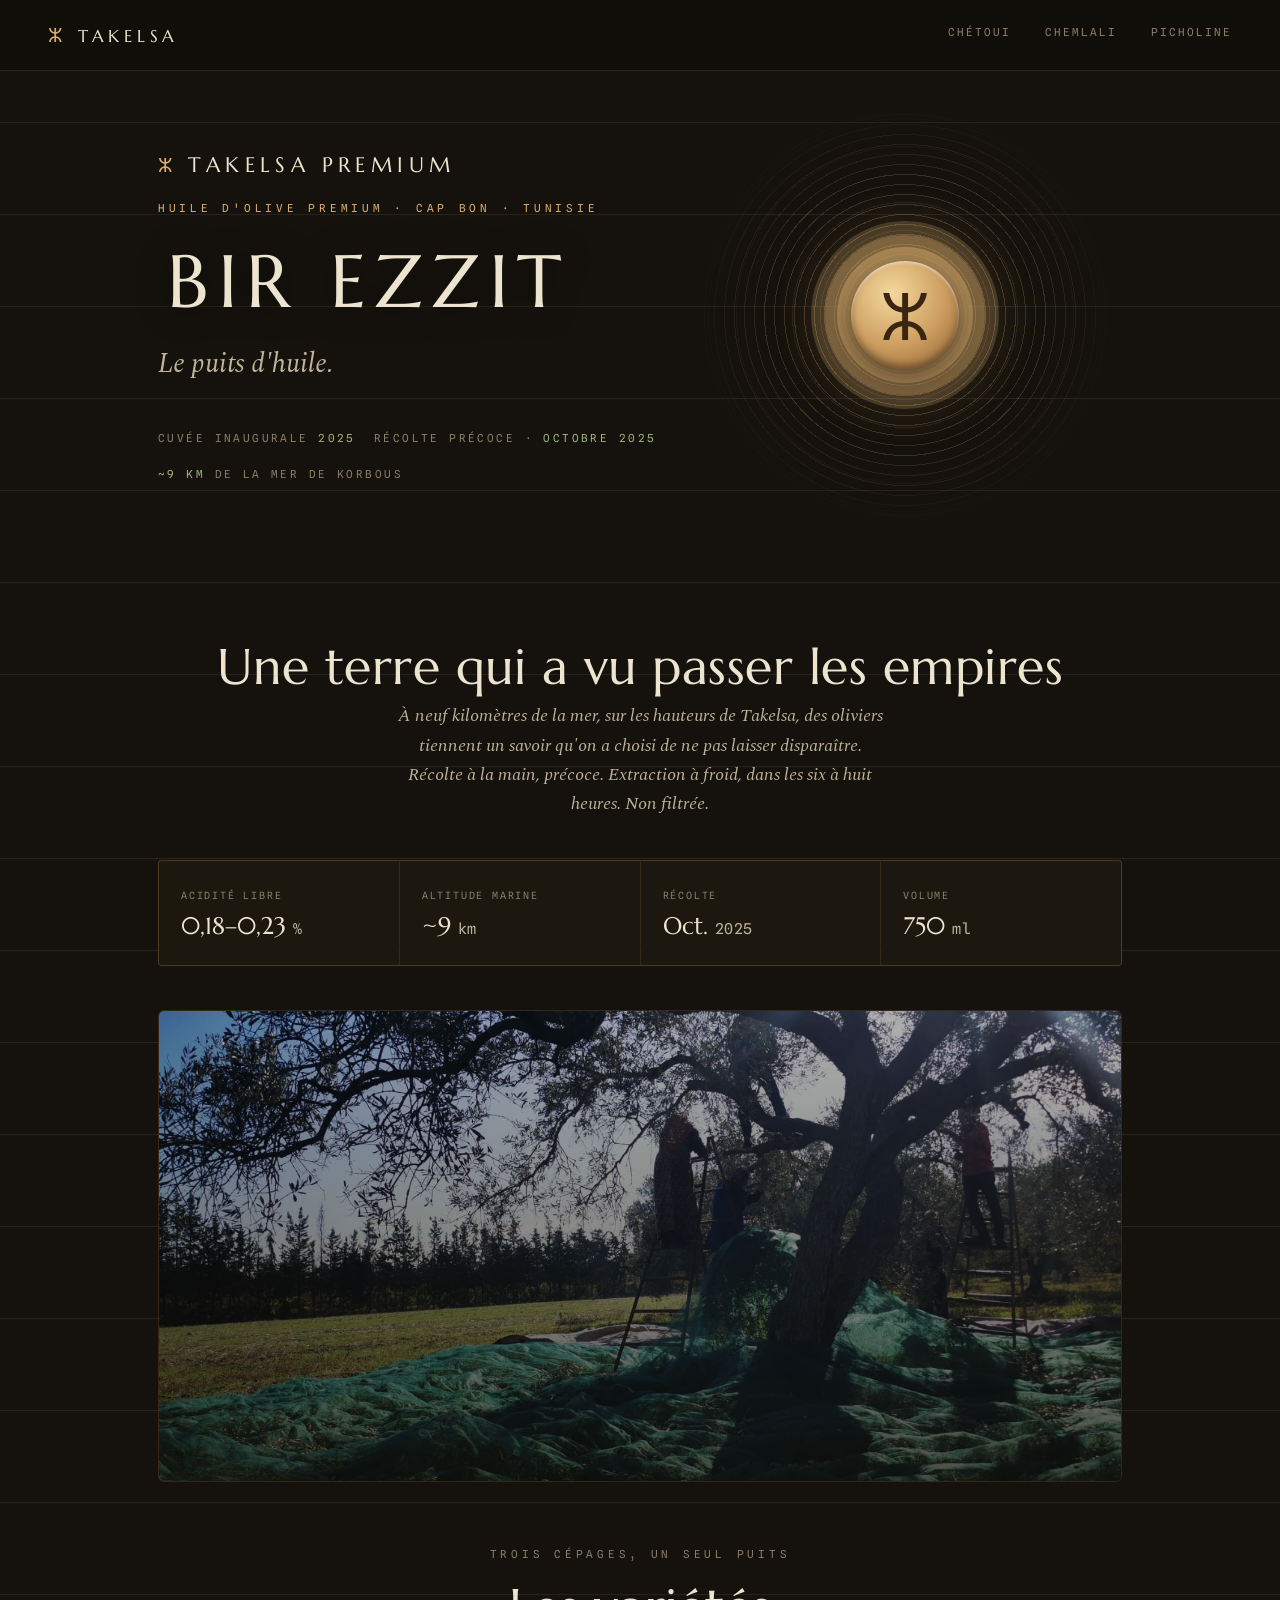
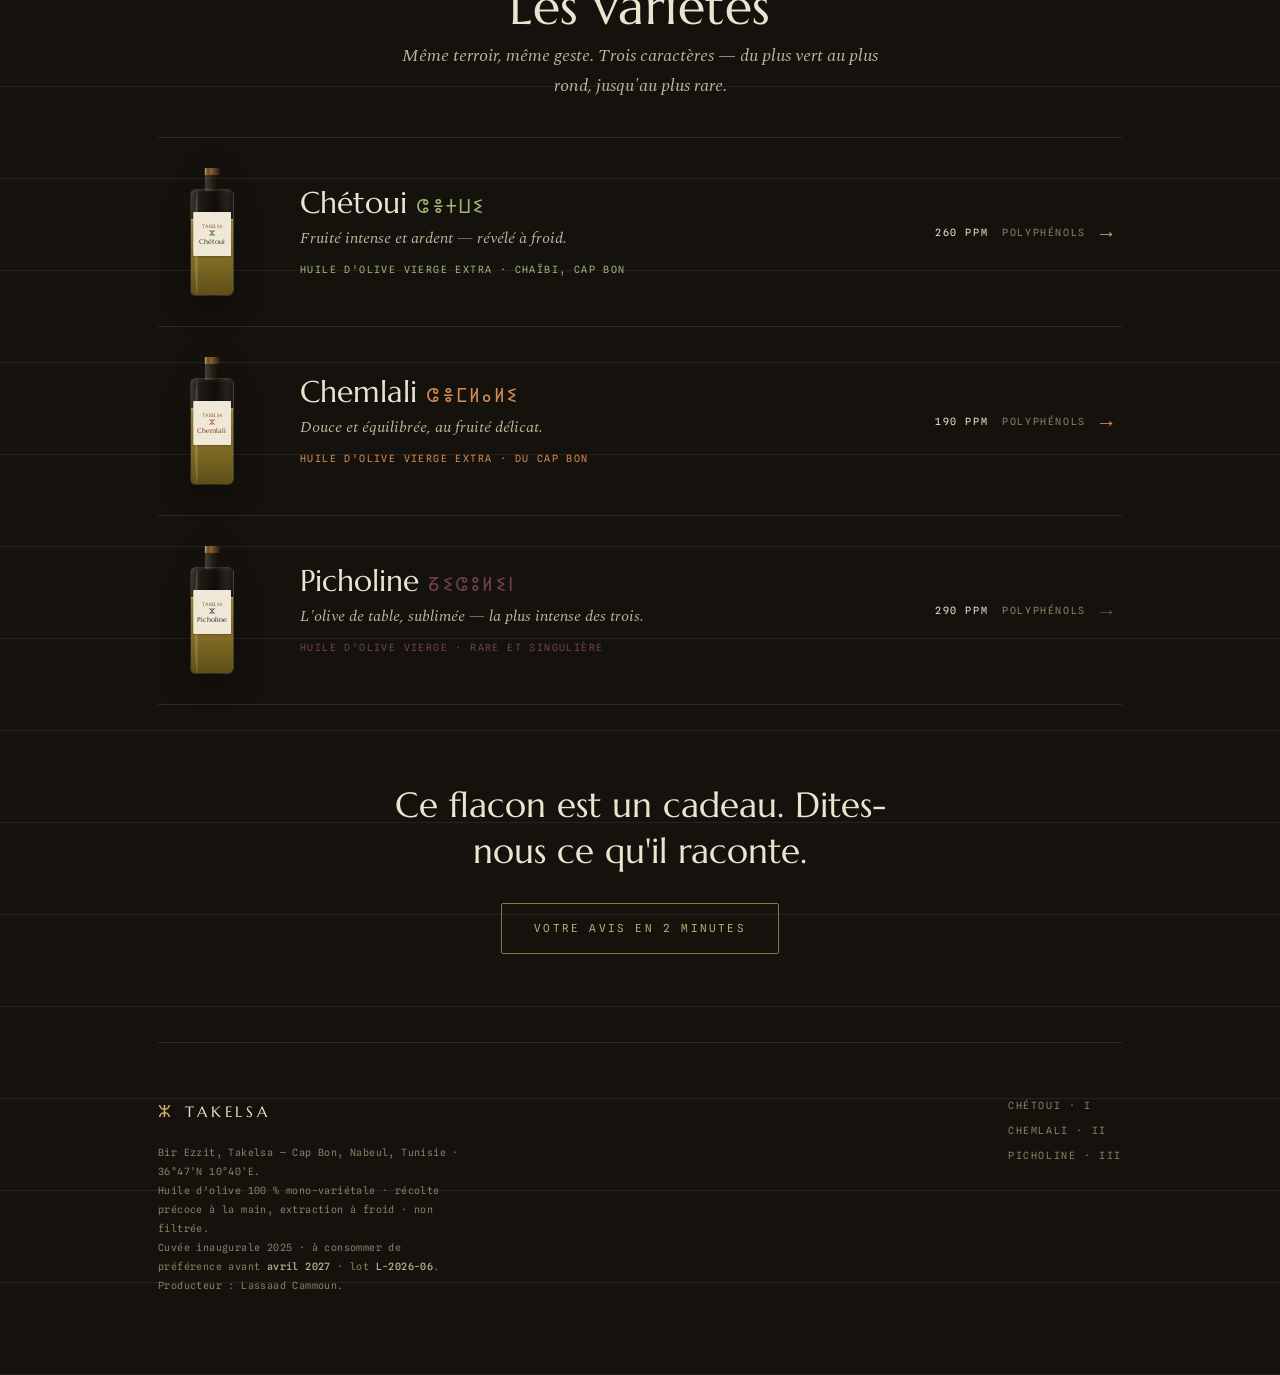
<file: index.html>
<!-- @dsCard group="Site" viewport="1080x760" name="Site — Accueil" subtitle="Registre tellurique Imazighen · le terroir en avant, le producteur effacé" -->
<!DOCTYPE html>
<html lang="fr">
<head>
<meta charset="utf-8" />
<meta name="viewport" content="width=device-width, initial-scale=1" />
<title>TAKELSA PREMIUM — Bir Ezzit, le puits d'huile</title>
<meta name="description" content="Huile d'olive premium du Cap Bon — Bir Ezzit, le puits d'huile. Trois cépages mono-variétaux, récolte à la main, extraction à froid, non filtrée. Cuvée inaugurale 2025." />
<link rel="icon" href="favicon.svg" type="image/svg+xml" />
<meta property="og:type" content="website" />
<meta property="og:site_name" content="TAKELSA PREMIUM" />
<meta property="og:title" content="TAKELSA PREMIUM — Bir Ezzit, le puits d'huile" />
<meta property="og:description" content="Huile d'olive premium du Cap Bon. Trois cépages mono-variétaux, récolte à la main, extraction à froid." />
<meta property="og:image" content="https://bh216-tak.github.io/takelsa-premium/og.png" />
<meta property="og:url" content="https://bh216-tak.github.io/takelsa-premium/" />
<meta name="twitter:card" content="summary_large_image" />
<meta name="theme-color" content="#15120D" />
<link rel="stylesheet" href="site.css" />
<!-- Stats de consultation (GoatCounter, sans cookie) -->
<script data-goatcounter="https://takelsa-huile.goatcounter.com/count"
        async src="//gc.zgo.at/count.js"></script>
</head>
<body data-cepage="chetoui">

  <nav class="nav">
    <a class="brand" href="index.html"><span class="y">ⵣ</span><span class="wm">TAKELSA</span></a>
    <div class="links">
      <a href="chetoui.html">Chétoui</a>
      <a href="chemlali.html">Chemlali</a>
      <a href="picholine.html">Picholine</a>
    </div>
  </nav>

  <!-- ===== HERO ===== -->
  <header class="hero">
    <div class="source"></div>
    <div class="puits"></div>
    <div class="brandmark"><span class="y">ⵣ</span><span class="wm">TAKELSA PREMIUM</span></div>
    <div class="coin">ⵣ</div>
    <div class="eyebrow">Huile d'olive premium · Cap Bon · Tunisie</div>
    <h1 class="display">BIR EZZIT</h1>
    <div class="lede">Le puits d'huile.</div>
    <div class="coords">
      <span>Cuvée inaugurale <b>2025</b></span>
      <span>Récolte précoce · <b>octobre 2025</b></span>
      <span><b>~9 km</b> de la mer de Korbous</span>
    </div>
  </header>

  <div class="wrap">

    <!-- ===== TERROIR ===== -->
    <section>
      <div class="shead reveal">
        <h2 class="display">Une terre qui a vu passer les empires</h2>
        <p class="sub">À neuf kilomètres de la mer, sur les hauteurs de Takelsa, des oliviers tiennent un savoir qu'on a choisi de ne pas laisser disparaître. Récolte à la main, précoce. Extraction à froid, dans les six à huit heures. Non filtrée.</p>
      </div>
      <div class="facts-strip reveal">
        <div class="cell"><div class="k">Acidité libre</div><div class="v">0,18–0,23 <small>%</small></div></div>
        <div class="cell"><div class="k">Altitude marine</div><div class="v">~9 <small>km</small></div></div>
        <div class="cell"><div class="k">Récolte</div><div class="v">Oct. <small>2025</small></div></div>
        <div class="cell"><div class="k">Volume</div><div class="v">750 <small>ml</small></div></div>
      </div>
      <div class="landband reveal">
        <img src="img/verger-lieu.webp" alt="Oliviers du Cap Bon à la récolte, filets étendus, octobre 2025" loading="lazy" />
      </div>
    </section>

    <!-- ===== LES TROIS ===== -->
    <section>
      <div class="shead reveal">
        <span class="eyebrow dim">Trois cépages, un seul puits</span>
        <h2 class="display">Les variétés</h2>
        <p class="sub">Même terroir, même geste. Trois caractères — du plus vert au plus rond, jusqu'au plus rare.</p>
      </div>

      <div class="varlist reveal">
        <a class="varrow" href="chetoui.html" style="--vacc:#9DB573">
          <div class="bottle mini" style="--cepage:var(--var-chetoui);--cepage-lo:#2C3A1C">
            <div class="cap"></div><div class="neck"></div>
            <div class="glass"><div class="oil"></div></div><div class="sheen"></div>
            <div class="label"><div class="wm">TAKELSA</div><div class="seal">ⵣ</div><div class="vn">Chétoui</div></div>
          </div>
          <div class="meta">
            <div class="nm">Chétoui<span class="tif">ⵛⴻⵜⵡⵉ</span></div>
            <div class="ln">Fruité intense et ardent — révélé à froid.</div>
            <div class="cl">Huile d'Olive Vierge Extra · Chaïbi, Cap Bon</div>
          </div>
          <div class="go"><span class="poly">260 ppm</span><span>polyphénols</span><span class="arr">→</span></div>
        </a>

        <a class="varrow" href="chemlali.html" style="--vacc:#D58A52">
          <div class="bottle mini" style="--cepage:var(--var-chemlali);--cepage-lo:#7A3417">
            <div class="cap"></div><div class="neck"></div>
            <div class="glass"><div class="oil"></div></div><div class="sheen"></div>
            <div class="label"><div class="wm">TAKELSA</div><div class="seal">ⵣ</div><div class="vn">Chemlali</div></div>
          </div>
          <div class="meta">
            <div class="nm">Chemlali<span class="tif">ⵛⴻⵎⵍⴰⵍⵉ</span></div>
            <div class="ln">Douce et équilibrée, au fruité délicat.</div>
            <div class="cl">Huile d'Olive Vierge Extra · du Cap Bon</div>
          </div>
          <div class="go"><span class="poly">190 ppm</span><span>polyphénols</span><span class="arr">→</span></div>
        </a>

        <a class="varrow" href="picholine.html" style="--vacc:#6E4055">
          <div class="bottle mini" style="--cepage:var(--var-picholine);--cepage-lo:#341C30">
            <div class="cap"></div><div class="neck"></div>
            <div class="glass"><div class="oil"></div></div><div class="sheen"></div>
            <div class="label"><div class="wm">TAKELSA</div><div class="seal">ⵣ</div><div class="vn">Picholine</div></div>
          </div>
          <div class="meta">
            <div class="nm">Picholine<span class="tif">ⵒⵉⵛⵓⵍⵉⵏ</span></div>
            <div class="ln">L'olive de table, sublimée — la plus intense des trois.</div>
            <div class="cl">Huile d'Olive Vierge · rare et singulière</div>
          </div>
          <div class="go"><span class="poly">290 ppm</span><span>polyphénols</span><span class="arr">→</span></div>
        </a>
      </div>
    </section>

    <!-- ===== AVIS ===== -->
    <section class="feedback reveal">
      <p>Ce flacon est un cadeau. Dites-nous ce qu'il raconte.</p>
      <a class="btn-feedback" href="https://forms.gle/2v7kGghkRocuxj216" target="_blank" rel="noopener">Votre avis en 2 minutes</a>
    </section>

    <!-- ===== FOOTER ===== -->
    <footer class="foot reveal">
      <div class="frow">
        <div>
          <div class="brand"><span class="y">ⵣ</span><span class="wm">TAKELSA</span></div>
          <p class="legal" style="margin-top:18px">
            Bir Ezzit, Takelsa — Cap Bon, Nabeul, Tunisie · 36°47′N 10°40′E.<br>
            Huile d'olive 100 % mono-variétale · récolte précoce à la main, extraction à froid · non filtrée.<br>
            Cuvée inaugurale 2025 · à consommer de préférence avant <b>avril 2027</b> · lot <b>L-2026-06</b>.<br>
            Producteur : Lassaad Cammoun.
          </p>
        </div>
        <div class="links">
          <a href="chetoui.html">Chétoui · I</a>
          <a href="chemlali.html">Chemlali · II</a>
          <a href="picholine.html">Picholine · III</a>
        </div>
      </div>
    </footer>

  </div>

  <script src="site.js"></script>
</body>
</html>
</file>
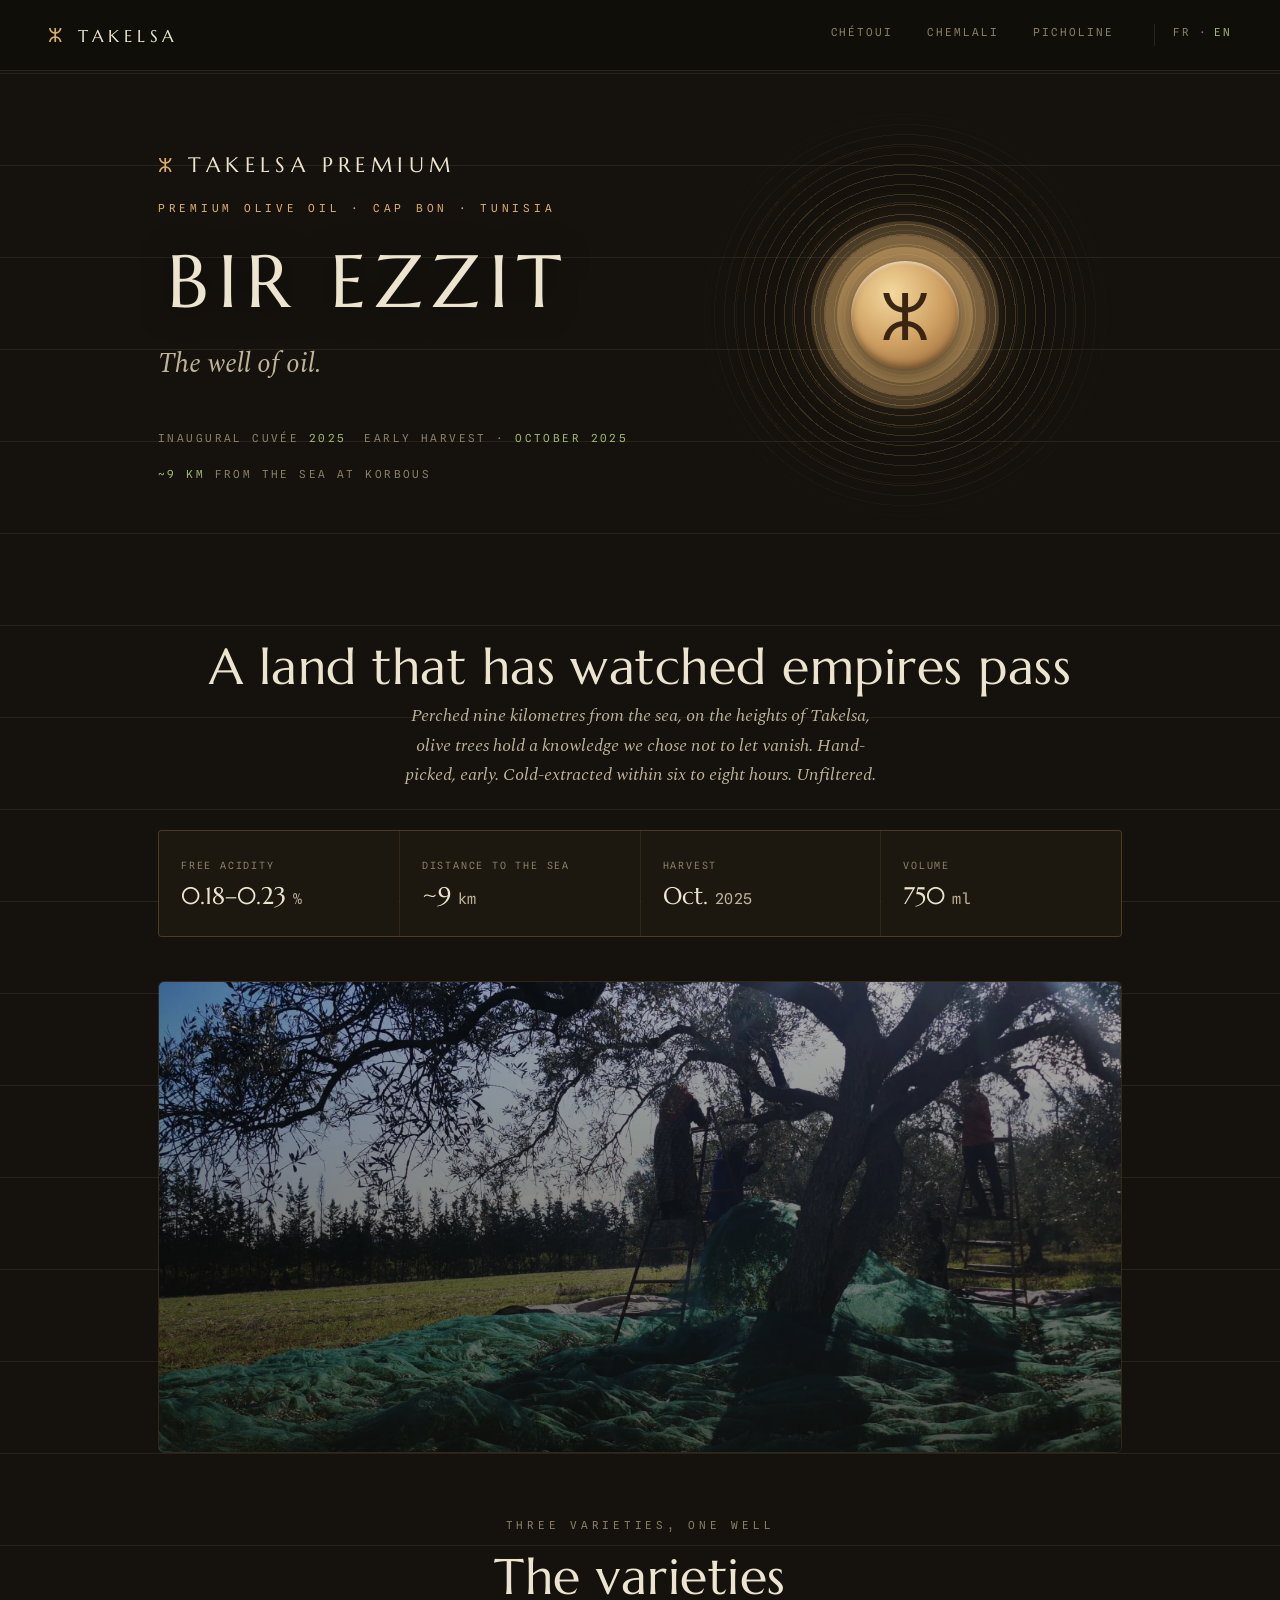
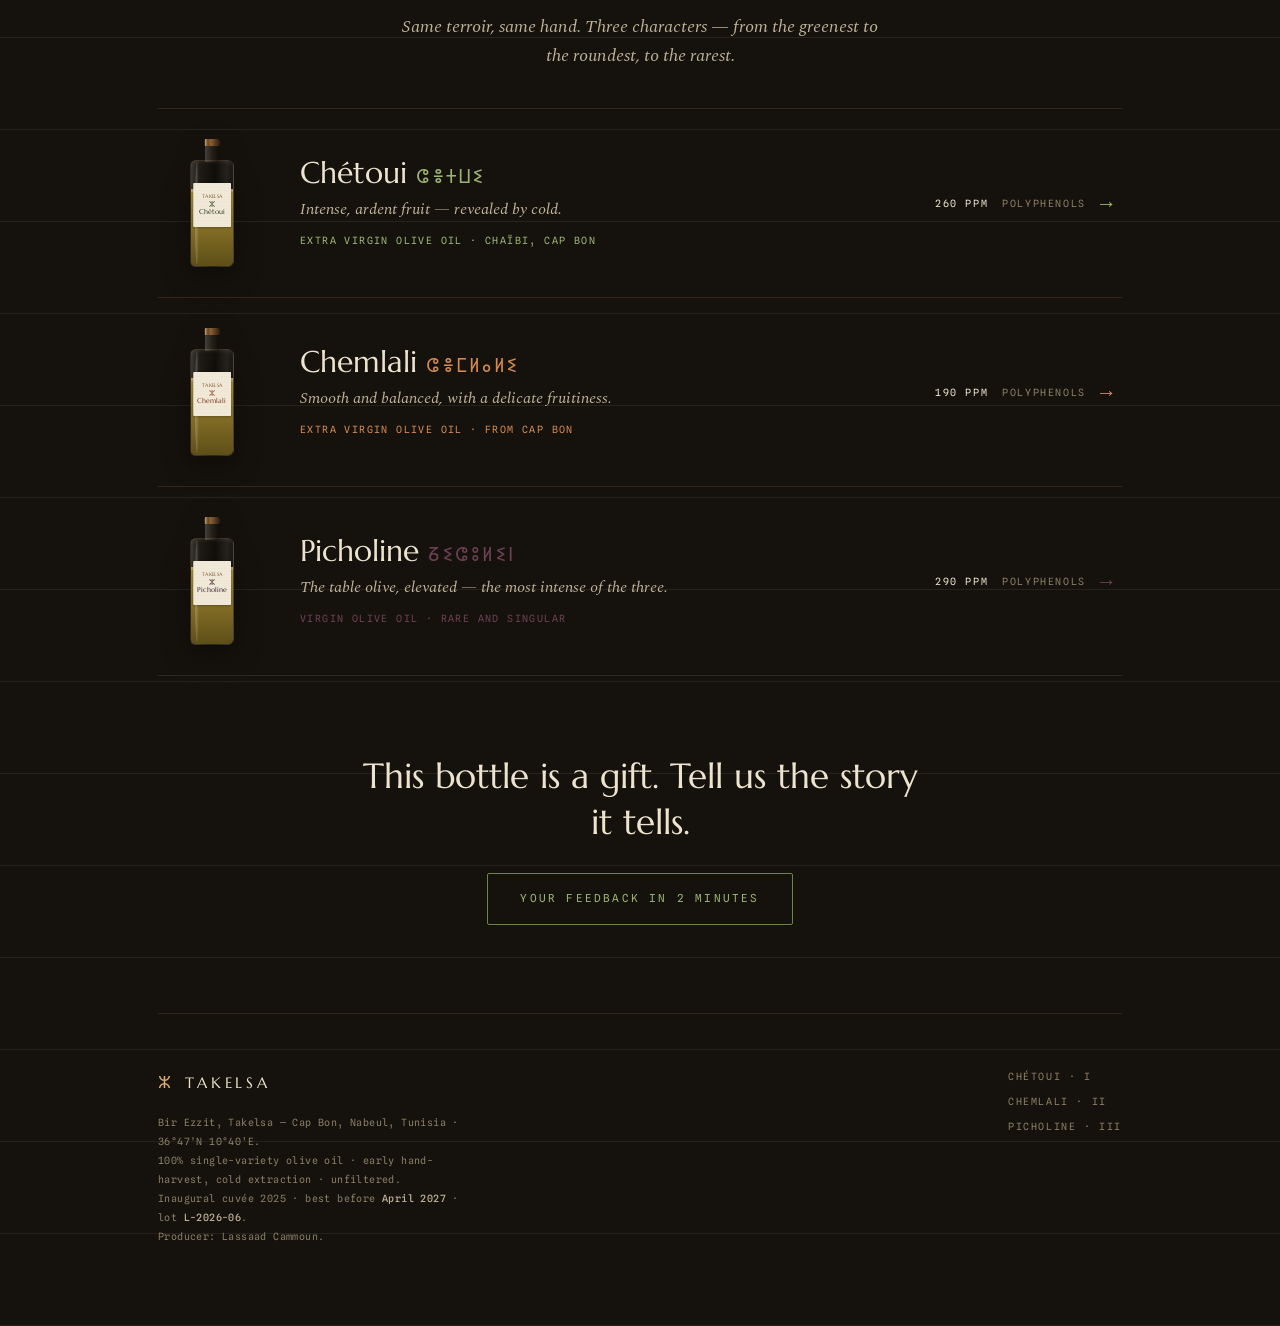
<file: en/index.html>
<!-- @dsCard group="Site" viewport="1080x760" name="Site EN — Home" subtitle="English version · terroir to the fore, producer effaced" -->
<!DOCTYPE html>
<html lang="en">
<head>
<meta charset="utf-8" />
<meta name="viewport" content="width=device-width, initial-scale=1" />
<title>TAKELSA PREMIUM — Bir Ezzit, the well of oil</title>
<meta name="description" content="Premium olive oil from Cap Bon — Bir Ezzit, the well of oil. Three single-variety oils, hand-picked, cold-extracted, unfiltered. Inaugural cuvée 2025." />
<link rel="icon" href="../favicon.svg" type="image/svg+xml" />
<meta property="og:type" content="website" />
<meta property="og:site_name" content="TAKELSA PREMIUM" />
<meta property="og:title" content="TAKELSA PREMIUM — Bir Ezzit, the well of oil" />
<meta property="og:description" content="Premium olive oil from Cap Bon. Three single-variety oils, hand-picked, cold-extracted." />
<meta property="og:image" content="https://bh216-tak.github.io/takelsa-premium/og.png" />
<meta property="og:url" content="https://bh216-tak.github.io/takelsa-premium/en/" />
<meta property="og:locale" content="en_US" />
<meta name="twitter:card" content="summary_large_image" />
<meta name="theme-color" content="#15120D" />
<link rel="alternate" hreflang="fr" href="https://bh216-tak.github.io/takelsa-premium/" />
<link rel="alternate" hreflang="en" href="https://bh216-tak.github.io/takelsa-premium/en/" />
<link rel="alternate" hreflang="x-default" href="https://bh216-tak.github.io/takelsa-premium/" />
<link rel="stylesheet" href="../site.css" />
<!-- Stats de consultation (GoatCounter, sans cookie) -->
<script data-goatcounter="https://takelsa-huile.goatcounter.com/count"
        async src="//gc.zgo.at/count.js"></script>
</head>
<body data-cepage="chetoui">

  <nav class="nav">
    <a class="brand" href="index.html"><span class="y">ⵣ</span><span class="wm">TAKELSA</span></a>
    <div class="links">
      <a href="chetoui.html">Chétoui</a>
      <a href="chemlali.html">Chemlali</a>
      <a href="picholine.html">Picholine</a>
      <span class="lang" aria-label="Language">
        <a href="../index.html" hreflang="fr" lang="fr">FR</a>
        <span class="sep" aria-hidden="true">·</span>
        <a class="on" href="index.html" aria-current="true" hreflang="en" lang="en">EN</a>
      </span>
    </div>
  </nav>

  <!-- ===== HERO ===== -->
  <header class="hero">
    <div class="source"></div>
    <div class="puits"></div>
    <div class="brandmark"><span class="y">ⵣ</span><span class="wm">TAKELSA PREMIUM</span></div>
    <div class="coin">ⵣ</div>
    <div class="eyebrow">Premium olive oil · Cap Bon · Tunisia</div>
    <h1 class="display">BIR EZZIT</h1>
    <div class="lede">The well of oil.</div>
    <div class="coords">
      <span>Inaugural cuvée <b>2025</b></span>
      <span>Early harvest · <b>October 2025</b></span>
      <span><b>~9 km</b> from the sea at Korbous</span>
    </div>
  </header>

  <div class="wrap">

    <!-- ===== TERROIR ===== -->
    <section>
      <div class="shead reveal">
        <h2 class="display">A land that has watched empires pass</h2>
        <p class="sub">Perched nine kilometres from the sea, on the heights of Takelsa, olive trees hold a knowledge we chose not to let vanish. Hand-picked, early. Cold-extracted within six to eight hours. Unfiltered.</p>
      </div>
      <div class="facts-strip reveal">
        <div class="cell"><div class="k">Free acidity</div><div class="v">0.18–0.23 <small>%</small></div></div>
        <div class="cell"><div class="k">Distance to the sea</div><div class="v">~9 <small>km</small></div></div>
        <div class="cell"><div class="k">Harvest</div><div class="v">Oct. <small>2025</small></div></div>
        <div class="cell"><div class="k">Volume</div><div class="v">750 <small>ml</small></div></div>
      </div>
      <div class="landband reveal">
        <img src="../img/verger-lieu.webp" alt="Cap Bon olive trees at harvest, nets spread out, October 2025" loading="lazy" />
      </div>
    </section>

    <!-- ===== THE THREE ===== -->
    <section>
      <div class="shead reveal">
        <span class="eyebrow dim">Three varieties, one well</span>
        <h2 class="display">The varieties</h2>
        <p class="sub">Same terroir, same hand. Three characters — from the greenest to the roundest, to the rarest.</p>
      </div>

      <div class="varlist reveal">
        <a class="varrow" href="chetoui.html" style="--vacc:#9DB573">
          <div class="bottle mini" style="--cepage:var(--var-chetoui);--cepage-lo:#2C3A1C">
            <div class="cap"></div><div class="neck"></div>
            <div class="glass"><div class="oil"></div></div><div class="sheen"></div>
            <div class="label"><div class="wm">TAKELSA</div><div class="seal">ⵣ</div><div class="vn">Chétoui</div></div>
          </div>
          <div class="meta">
            <div class="nm">Chétoui<span class="tif">ⵛⴻⵜⵡⵉ</span></div>
            <div class="ln">Intense, ardent fruit — revealed by cold.</div>
            <div class="cl">Extra Virgin Olive Oil · Chaïbi, Cap Bon</div>
          </div>
          <div class="go"><span class="poly">260 ppm</span><span>polyphenols</span><span class="arr">→</span></div>
        </a>

        <a class="varrow" href="chemlali.html" style="--vacc:#D58A52">
          <div class="bottle mini" style="--cepage:var(--var-chemlali);--cepage-lo:#7A3417">
            <div class="cap"></div><div class="neck"></div>
            <div class="glass"><div class="oil"></div></div><div class="sheen"></div>
            <div class="label"><div class="wm">TAKELSA</div><div class="seal">ⵣ</div><div class="vn">Chemlali</div></div>
          </div>
          <div class="meta">
            <div class="nm">Chemlali<span class="tif">ⵛⴻⵎⵍⴰⵍⵉ</span></div>
            <div class="ln">Smooth and balanced, with a delicate fruitiness.</div>
            <div class="cl">Extra Virgin Olive Oil · from Cap Bon</div>
          </div>
          <div class="go"><span class="poly">190 ppm</span><span>polyphenols</span><span class="arr">→</span></div>
        </a>

        <a class="varrow" href="picholine.html" style="--vacc:#6E4055">
          <div class="bottle mini" style="--cepage:var(--var-picholine);--cepage-lo:#341C30">
            <div class="cap"></div><div class="neck"></div>
            <div class="glass"><div class="oil"></div></div><div class="sheen"></div>
            <div class="label"><div class="wm">TAKELSA</div><div class="seal">ⵣ</div><div class="vn">Picholine</div></div>
          </div>
          <div class="meta">
            <div class="nm">Picholine<span class="tif">ⵒⵉⵛⵓⵍⵉⵏ</span></div>
            <div class="ln">The table olive, elevated — the most intense of the three.</div>
            <div class="cl">Virgin Olive Oil · rare and singular</div>
          </div>
          <div class="go"><span class="poly">290 ppm</span><span>polyphenols</span><span class="arr">→</span></div>
        </a>
      </div>
    </section>

    <!-- ===== FEEDBACK ===== -->
    <section class="feedback reveal">
      <p>This bottle is a gift. Tell us the story it tells.</p>
      <a class="btn-feedback" href="https://forms.gle/2v7kGghkRocuxj216" target="_blank" rel="noopener">Your feedback in 2 minutes</a>
    </section>

    <!-- ===== FOOTER ===== -->
    <footer class="foot reveal">
      <div class="frow">
        <div>
          <div class="brand"><span class="y">ⵣ</span><span class="wm">TAKELSA</span></div>
          <p class="legal" style="margin-top:18px">
            Bir Ezzit, Takelsa — Cap Bon, Nabeul, Tunisia · 36°47′N 10°40′E.<br>
            100% single-variety olive oil · early hand-harvest, cold extraction · unfiltered.<br>
            Inaugural cuvée 2025 · best before <b>April 2027</b> · lot <b>L-2026-06</b>.<br>
            Producer: Lassaad Cammoun.
          </p>
        </div>
        <div class="links">
          <a href="chetoui.html">Chétoui · I</a>
          <a href="chemlali.html">Chemlali · II</a>
          <a href="picholine.html">Picholine · III</a>
        </div>
      </div>
    </footer>

  </div>

  <script src="../site.js"></script>
</body>
</html>
</file>
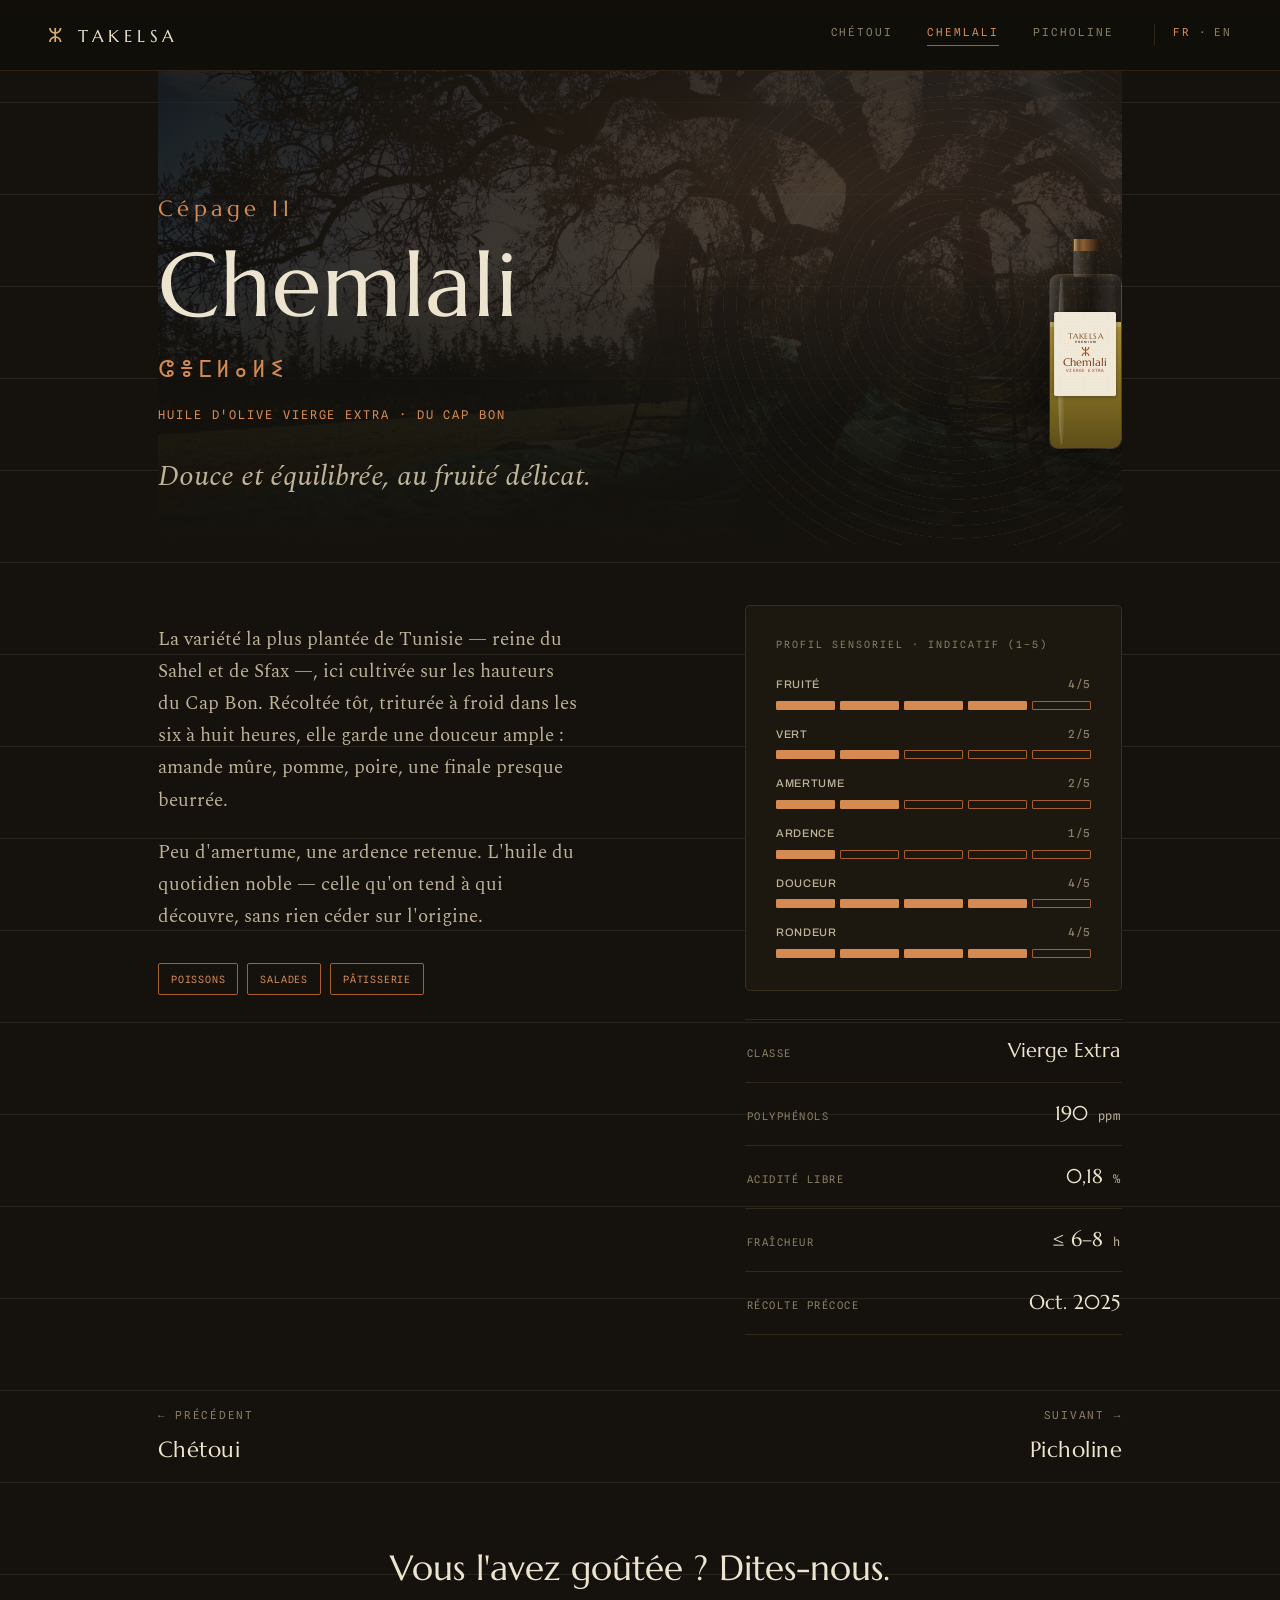
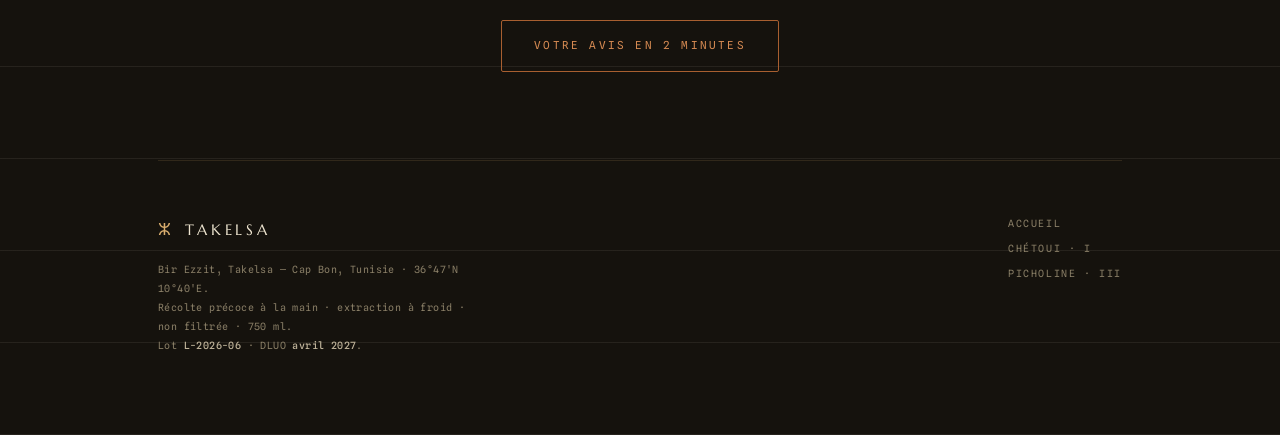
<file: chemlali.html>
<!-- @dsCard group="Site" viewport="1080x760" name="Site — Chemlali" subtitle="Page cépage II · profil en barres · données ONH" -->
<!DOCTYPE html>
<html lang="fr">
<head>
<meta charset="utf-8" />
<meta name="viewport" content="width=device-width, initial-scale=1" />
<title>Chemlali · TAKELSA PREMIUM</title>
<meta name="description" content="Chemlali du Cap Bon — huile d'olive vierge extra, mono-variétale. La douceur du Cap Bon : ronde, accessible. 190 ppm de polyphénols." />
<link rel="icon" href="favicon.svg" type="image/svg+xml" />
<meta property="og:type" content="website" />
<meta property="og:site_name" content="TAKELSA PREMIUM" />
<meta property="og:title" content="Chemlali · TAKELSA PREMIUM" />
<meta property="og:description" content="Vierge extra du Cap Bon — ronde, accessible, beurrée. 190 ppm de polyphénols." />
<meta property="og:image" content="https://bh216-tak.github.io/takelsa-premium/og.png" />
<meta property="og:url" content="https://bh216-tak.github.io/takelsa-premium/chemlali.html" />
<meta name="twitter:card" content="summary_large_image" />
<meta name="theme-color" content="#15120D" />
<link rel="alternate" hreflang="fr" href="https://bh216-tak.github.io/takelsa-premium/chemlali.html" />
<link rel="alternate" hreflang="en" href="https://bh216-tak.github.io/takelsa-premium/en/chemlali.html" />
<link rel="alternate" hreflang="x-default" href="https://bh216-tak.github.io/takelsa-premium/chemlali.html" />
<link rel="stylesheet" href="site.css" />
<!-- Stats de consultation (GoatCounter, sans cookie) -->
<script data-goatcounter="https://takelsa-huile.goatcounter.com/count"
        async src="//gc.zgo.at/count.js"></script>
</head>
<body data-cepage="chemlali">

  <nav class="nav">
    <a class="brand" href="index.html"><span class="y">ⵣ</span><span class="wm">TAKELSA</span></a>
    <div class="links">
      <a href="chetoui.html">Chétoui</a>
      <a href="chemlali.html" aria-current="page">Chemlali</a>
      <a href="picholine.html">Picholine</a>
      <span class="lang" aria-label="Langue">
        <a class="on" href="chemlali.html" aria-current="true" hreflang="fr" lang="fr">FR</a>
        <span class="sep" aria-hidden="true">·</span>
        <a href="en/chemlali.html" hreflang="en" lang="en">EN</a>
      </span>
    </div>
  </nav>

  <div class="wrap">

    <header class="vhero" style="--hero-img:url('img/verger-lieu.webp')">
      <div class="puits"></div>
      <div class="vtext">
        <div class="num">Cépage II</div>
        <h1 class="display">Chemlali</h1>
        <div class="tif">ⵛⴻⵎⵍⴰⵍⵉ</div>
        <div class="cl">Huile d'Olive Vierge Extra · du Cap Bon</div>
        <div class="lede">Douce et équilibrée, au fruité délicat.</div>
      </div>
      <div class="bottle" style="--cepage:var(--var-chemlali);--cepage-lo:#7A3417">
        <div class="cap"></div><div class="neck"></div>
        <div class="glass"><div class="oil"></div></div><div class="sheen"></div>
        <div class="label"><div class="wm">TAKELSA</div><div class="pm">PREMIUM</div><div class="seal">ⵣ</div><div class="vn">Chemlali</div><div class="cl">Vierge Extra</div></div>
      </div>
    </header>

    <section class="vgrid">
      <div class="prose reveal">
        <p>La variété la plus plantée de Tunisie — reine du Sahel et de Sfax —, ici cultivée sur les hauteurs du Cap Bon. Récoltée tôt, triturée à froid dans les six à huit heures, elle garde une douceur ample : amande mûre, pomme, poire, une finale presque beurrée.</p>
        <p>Peu d'amertume, une ardence retenue. L'huile du quotidien noble — celle qu'on tend à qui découvre, sans rien céder sur l'origine.</p>
        <div class="accords">
          <span>Poissons</span><span>Salades</span><span>Pâtisserie</span>
        </div>
      </div>

      <aside class="reveal">
        <div class="profile">
          <div class="ptitle">Profil sensoriel · indicatif (1–5)</div>
          <div data-profile="chemlali"></div>
        </div>
        <div class="analysis">
          <div class="arow"><span class="ak">Classe</span><span class="av">Vierge Extra</span></div>
          <div class="arow"><span class="ak">Polyphénols</span><span class="av">190 <small>ppm</small></span></div>
          <div class="arow"><span class="ak">Acidité libre</span><span class="av">0,18 <small>%</small></span></div>
          <div class="arow"><span class="ak">Fraîcheur</span><span class="av">≤ 6–8 <small>h</small></span></div>
          <div class="arow"><span class="ak">Récolte précoce</span><span class="av">Oct. 2025</span></div>
        </div>
      </aside>
    </section>

    <nav class="pager reveal">
      <a class="prev" href="chetoui.html">← Précédent<span class="lbl">Chétoui</span></a>
      <a class="next" href="picholine.html">Suivant →<span class="lbl">Picholine</span></a>
    </nav>

    <section class="feedback reveal">
      <p>Vous l'avez goûtée ? Dites-nous.</p>
      <a class="btn-feedback" href="https://forms.gle/2v7kGghkRocuxj216?entry.1942215368=Chemlali" target="_blank" rel="noopener">Votre avis en 2 minutes</a>
    </section>

    <footer class="foot reveal">
      <div class="frow">
        <div>
          <div class="brand"><span class="y">ⵣ</span><span class="wm">TAKELSA</span></div>
          <p class="legal" style="margin-top:18px">Bir Ezzit, Takelsa — Cap Bon, Tunisie · 36°47′N 10°40′E.<br>Récolte précoce à la main · extraction à froid · non filtrée · 750 ml.<br>Lot <b>L-2026-06</b> · DLUO <b>avril 2027</b>.</p>
        </div>
        <div class="links">
          <a href="index.html">Accueil</a>
          <a href="chetoui.html">Chétoui · I</a>
          <a href="picholine.html">Picholine · III</a>
        </div>
      </div>
    </footer>

  </div>
  <script src="site.js"></script>
</body>
</html>
</file>
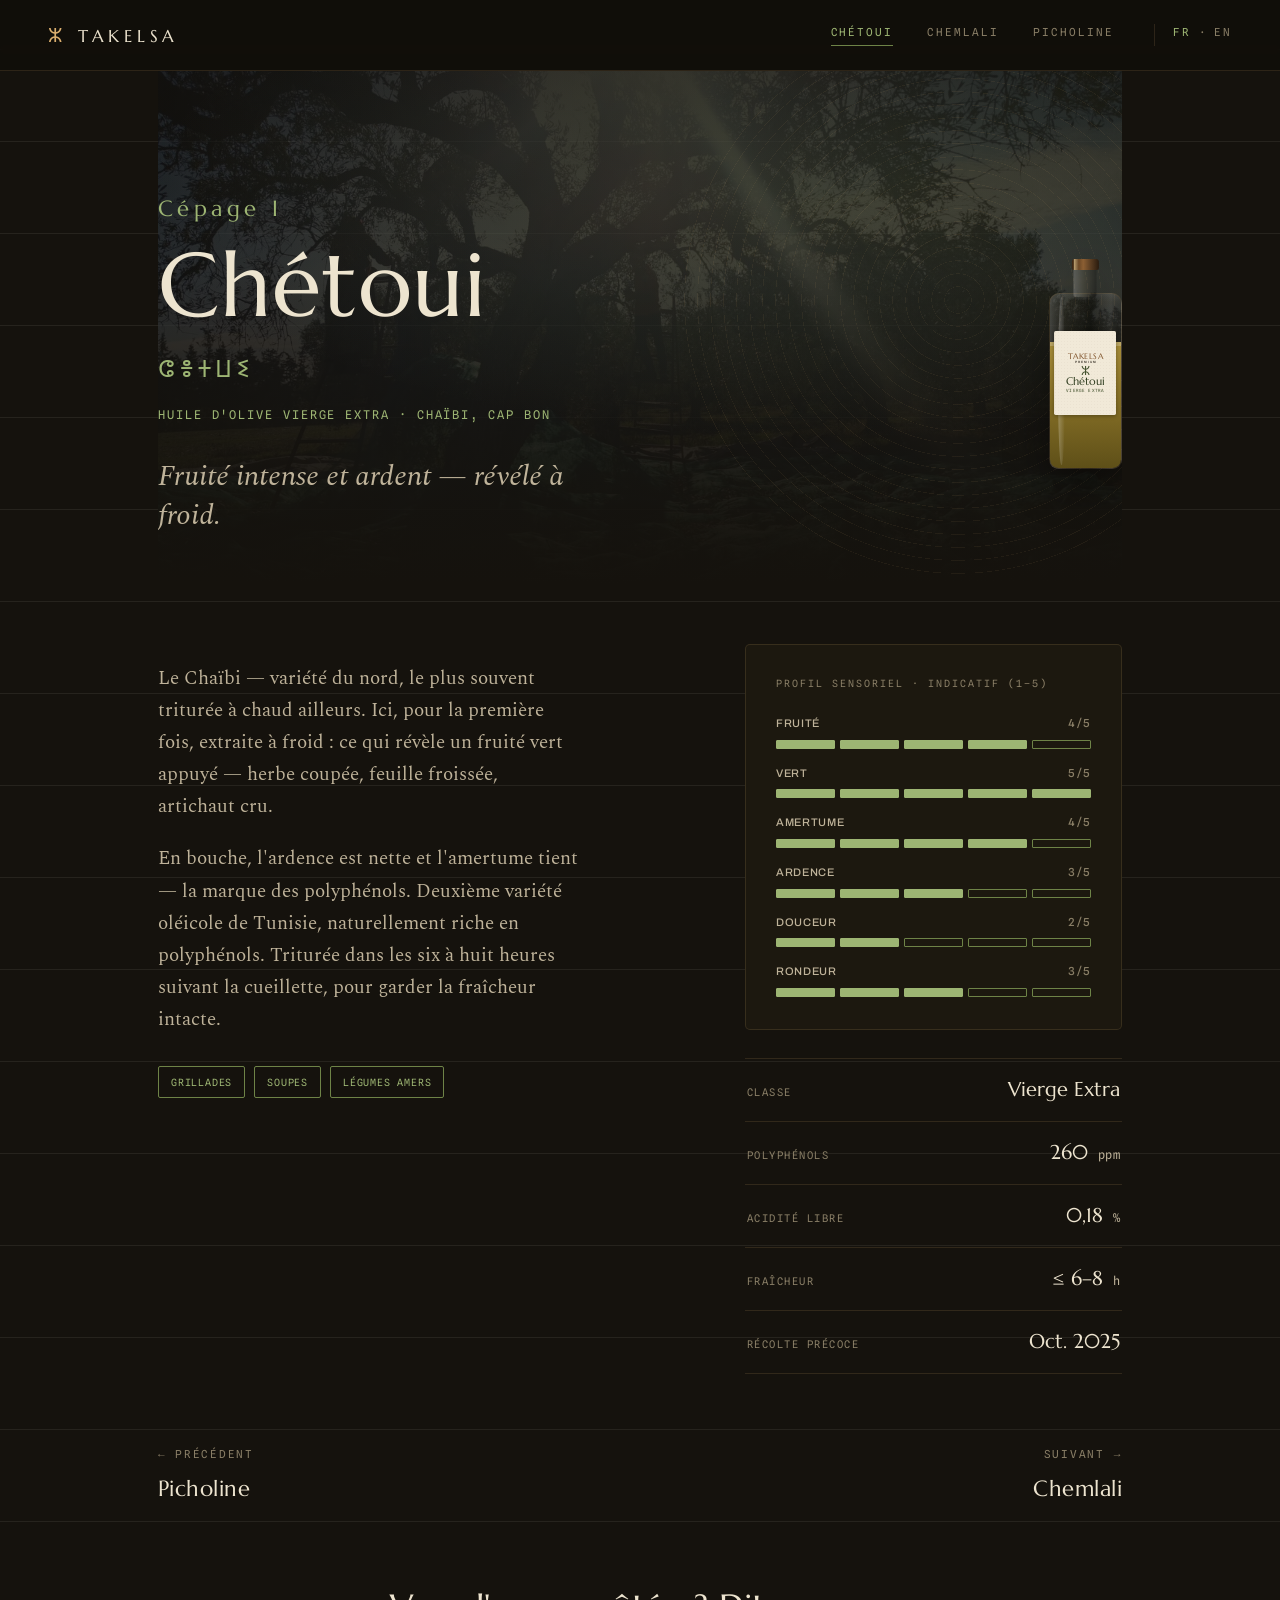
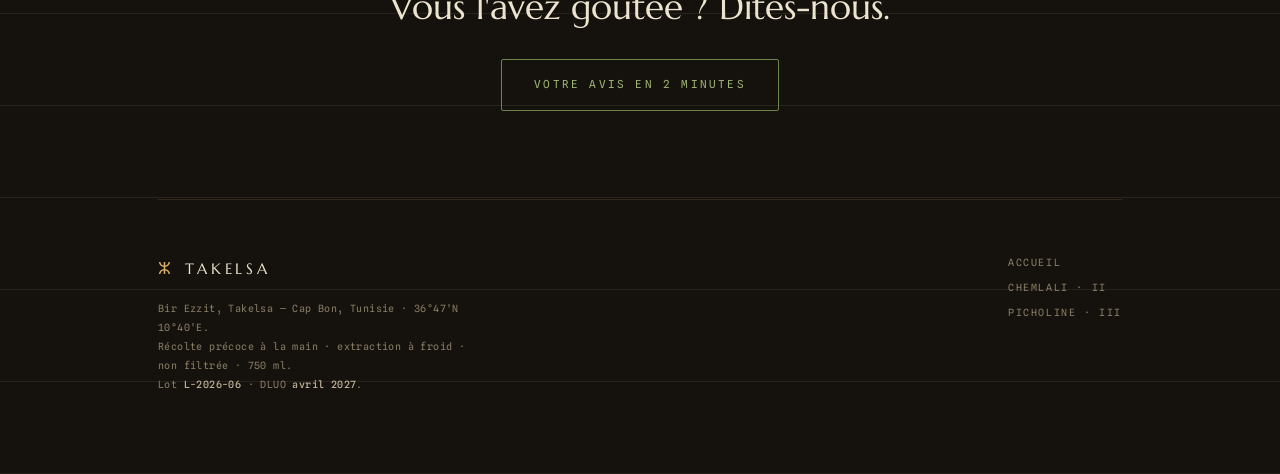
<file: chetoui.html>
<!-- @dsCard group="Site" viewport="1080x760" name="Site — Chétoui" subtitle="Page cépage I · profil en barres · données ONH" -->
<!DOCTYPE html>
<html lang="fr">
<head>
<meta charset="utf-8" />
<meta name="viewport" content="width=device-width, initial-scale=1" />
<title>Chétoui · TAKELSA PREMIUM</title>
<meta name="description" content="Chétoui (Chaïbi, Cap Bon) — huile d'olive vierge extra, mono-variétale. Le caractère du Nord : vert, franc, poivré. 260 ppm de polyphénols." />
<link rel="icon" href="favicon.svg" type="image/svg+xml" />
<meta property="og:type" content="website" />
<meta property="og:site_name" content="TAKELSA PREMIUM" />
<meta property="og:title" content="Chétoui · TAKELSA PREMIUM" />
<meta property="og:description" content="Vierge extra du Cap Bon — vert, franc, poivré. 260 ppm de polyphénols." />
<meta property="og:image" content="https://bh216-tak.github.io/takelsa-premium/og.png" />
<meta property="og:url" content="https://bh216-tak.github.io/takelsa-premium/chetoui.html" />
<meta name="twitter:card" content="summary_large_image" />
<meta name="theme-color" content="#15120D" />
<link rel="alternate" hreflang="fr" href="https://bh216-tak.github.io/takelsa-premium/chetoui.html" />
<link rel="alternate" hreflang="en" href="https://bh216-tak.github.io/takelsa-premium/en/chetoui.html" />
<link rel="alternate" hreflang="x-default" href="https://bh216-tak.github.io/takelsa-premium/chetoui.html" />
<link rel="stylesheet" href="site.css" />
<!-- Stats de consultation (GoatCounter, sans cookie) -->
<script data-goatcounter="https://takelsa-huile.goatcounter.com/count"
        async src="//gc.zgo.at/count.js"></script>
</head>
<body data-cepage="chetoui">

  <nav class="nav">
    <a class="brand" href="index.html"><span class="y">ⵣ</span><span class="wm">TAKELSA</span></a>
    <div class="links">
      <a href="chetoui.html" aria-current="page">Chétoui</a>
      <a href="chemlali.html">Chemlali</a>
      <a href="picholine.html">Picholine</a>
      <span class="lang" aria-label="Langue">
        <a class="on" href="chetoui.html" aria-current="true" hreflang="fr" lang="fr">FR</a>
        <span class="sep" aria-hidden="true">·</span>
        <a href="en/chetoui.html" hreflang="en" lang="en">EN</a>
      </span>
    </div>
  </nav>

  <div class="wrap">

    <header class="vhero" style="--hero-img:url('img/recolte-rayons.webp')">
      <div class="puits"></div>
      <div class="vtext">
        <div class="num">Cépage I</div>
        <h1 class="display">Chétoui</h1>
        <div class="tif">ⵛⴻⵜⵡⵉ</div>
        <div class="cl">Huile d'Olive Vierge Extra · Chaïbi, Cap Bon</div>
        <div class="lede">Fruité intense et ardent — révélé à froid.</div>
      </div>
      <div class="bottle" style="--cepage:var(--var-chetoui);--cepage-lo:#2C3A1C">
        <div class="cap"></div><div class="neck"></div>
        <div class="glass"><div class="oil"></div></div><div class="sheen"></div>
        <div class="label"><div class="wm">TAKELSA</div><div class="pm">PREMIUM</div><div class="seal">ⵣ</div><div class="vn">Chétoui</div><div class="cl">Vierge Extra</div></div>
      </div>
    </header>

    <section class="vgrid">
      <div class="prose reveal">
        <p>Le Chaïbi — variété du nord, le plus souvent triturée à chaud ailleurs. Ici, pour la première fois, extraite à froid : ce qui révèle un fruité vert appuyé — herbe coupée, feuille froissée, artichaut cru.</p>
        <p>En bouche, l'ardence est nette et l'amertume tient — la marque des polyphénols. Deuxième variété oléicole de Tunisie, naturellement riche en polyphénols. Triturée dans les six à huit heures suivant la cueillette, pour garder la fraîcheur intacte.</p>
        <div class="accords">
          <span>Grillades</span><span>Soupes</span><span>Légumes amers</span>
        </div>
      </div>

      <aside class="reveal">
        <div class="profile">
          <div class="ptitle">Profil sensoriel · indicatif (1–5)</div>
          <div data-profile="chetoui"></div>
        </div>
        <div class="analysis">
          <div class="arow"><span class="ak">Classe</span><span class="av">Vierge Extra</span></div>
          <div class="arow"><span class="ak">Polyphénols</span><span class="av">260 <small>ppm</small></span></div>
          <div class="arow"><span class="ak">Acidité libre</span><span class="av">0,18 <small>%</small></span></div>
          <div class="arow"><span class="ak">Fraîcheur</span><span class="av">≤ 6–8 <small>h</small></span></div>
          <div class="arow"><span class="ak">Récolte précoce</span><span class="av">Oct. 2025</span></div>
        </div>
      </aside>
    </section>

    <nav class="pager reveal">
      <a class="prev" href="picholine.html">← Précédent<span class="lbl">Picholine</span></a>
      <a class="next" href="chemlali.html">Suivant →<span class="lbl">Chemlali</span></a>
    </nav>

    <section class="feedback reveal">
      <p>Vous l'avez goûtée ? Dites-nous.</p>
      <a class="btn-feedback" href="https://forms.gle/2v7kGghkRocuxj216?entry.1942215368=Ch%C3%A9toui" target="_blank" rel="noopener">Votre avis en 2 minutes</a>
    </section>

    <footer class="foot reveal">
      <div class="frow">
        <div>
          <div class="brand"><span class="y">ⵣ</span><span class="wm">TAKELSA</span></div>
          <p class="legal" style="margin-top:18px">Bir Ezzit, Takelsa — Cap Bon, Tunisie · 36°47′N 10°40′E.<br>Récolte précoce à la main · extraction à froid · non filtrée · 750 ml.<br>Lot <b>L-2026-06</b> · DLUO <b>avril 2027</b>.</p>
        </div>
        <div class="links">
          <a href="index.html">Accueil</a>
          <a href="chemlali.html">Chemlali · II</a>
          <a href="picholine.html">Picholine · III</a>
        </div>
      </div>
    </footer>

  </div>
  <script src="site.js"></script>
</body>
</html>
</file>
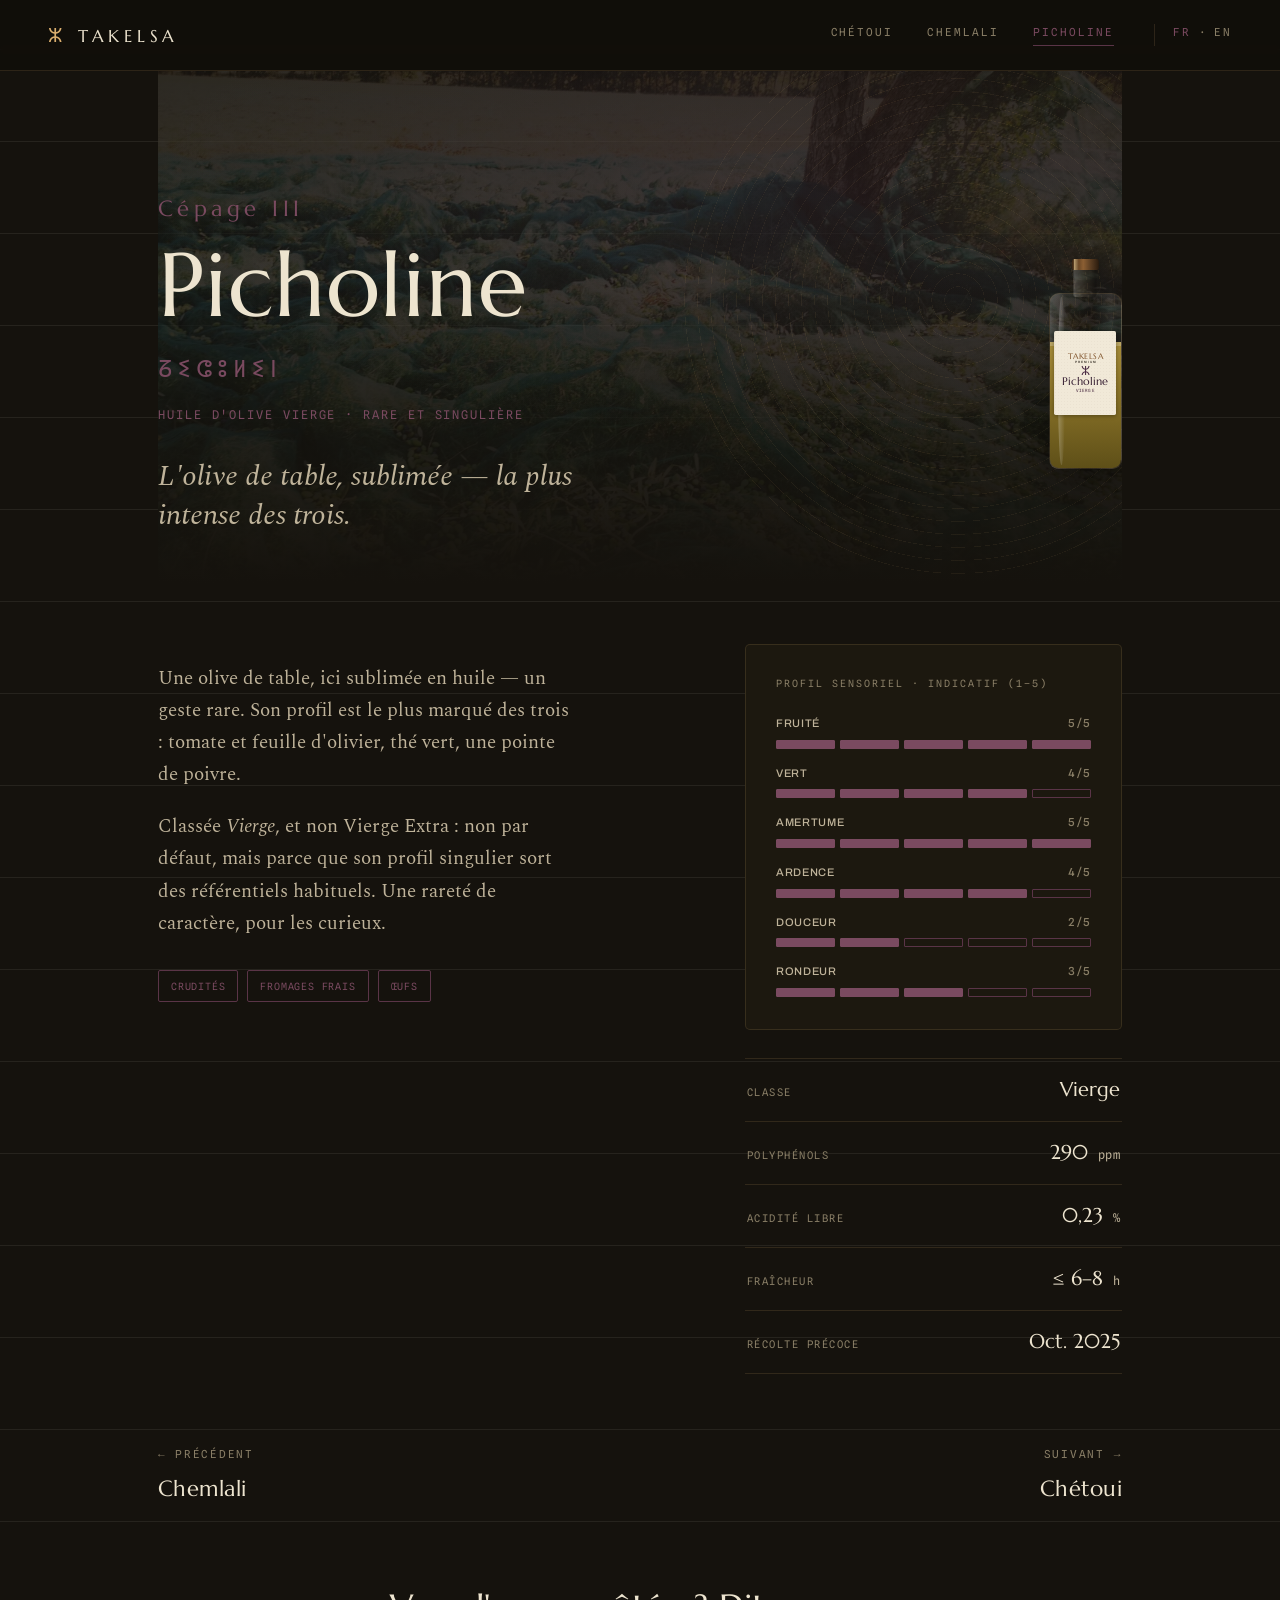
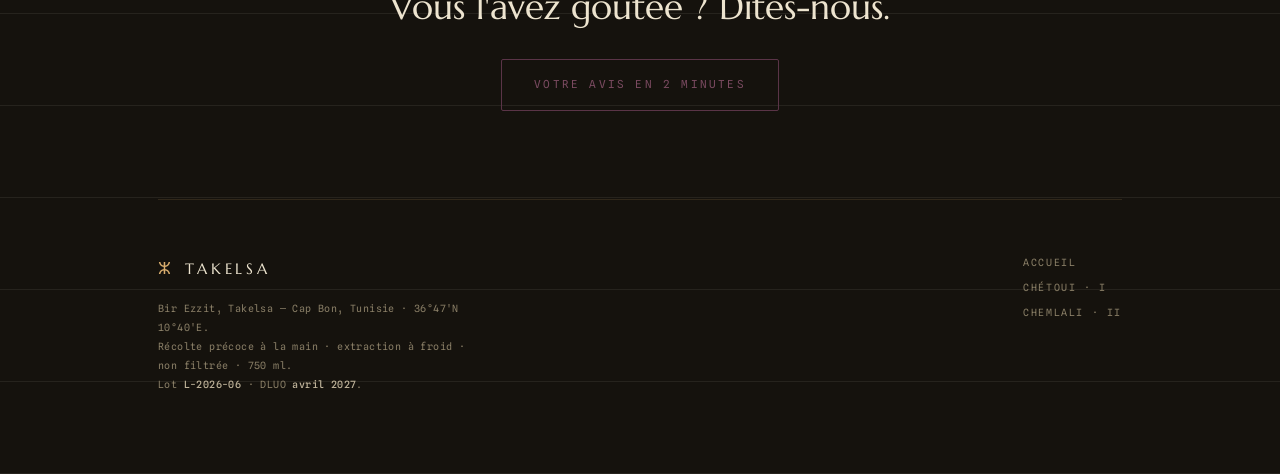
<file: picholine.html>
<!-- @dsCard group="Site" viewport="1080x760" name="Site — Picholine" subtitle="Page cépage III · Vierge (pas extra) · profil en barres" -->
<!DOCTYPE html>
<html lang="fr">
<head>
<meta charset="utf-8" />
<meta name="viewport" content="width=device-width, initial-scale=1" />
<title>Picholine · TAKELSA PREMIUM</title>
<meta name="description" content="Picholine — huile d'olive vierge, rare et singulière, mono-variétale du Cap Bon. Intense : tomate, feuille d'olivier, poivre. 290 ppm de polyphénols." />
<link rel="icon" href="favicon.svg" type="image/svg+xml" />
<meta property="og:type" content="website" />
<meta property="og:site_name" content="TAKELSA PREMIUM" />
<meta property="og:title" content="Picholine · TAKELSA PREMIUM" />
<meta property="og:description" content="Vierge, rare et singulière — intense, poivrée. 290 ppm de polyphénols." />
<meta property="og:image" content="https://bh216-tak.github.io/takelsa-premium/og.png" />
<meta property="og:url" content="https://bh216-tak.github.io/takelsa-premium/picholine.html" />
<meta name="twitter:card" content="summary_large_image" />
<meta name="theme-color" content="#15120D" />
<link rel="alternate" hreflang="fr" href="https://bh216-tak.github.io/takelsa-premium/picholine.html" />
<link rel="alternate" hreflang="en" href="https://bh216-tak.github.io/takelsa-premium/en/picholine.html" />
<link rel="alternate" hreflang="x-default" href="https://bh216-tak.github.io/takelsa-premium/picholine.html" />
<link rel="stylesheet" href="site.css" />
<!-- Stats de consultation (GoatCounter, sans cookie) -->
<script data-goatcounter="https://takelsa-huile.goatcounter.com/count"
        async src="//gc.zgo.at/count.js"></script>
</head>
<body data-cepage="picholine">

  <nav class="nav">
    <a class="brand" href="index.html"><span class="y">ⵣ</span><span class="wm">TAKELSA</span></a>
    <div class="links">
      <a href="chetoui.html">Chétoui</a>
      <a href="chemlali.html">Chemlali</a>
      <a href="picholine.html" aria-current="page">Picholine</a>
      <span class="lang" aria-label="Langue">
        <a class="on" href="picholine.html" aria-current="true" hreflang="fr" lang="fr">FR</a>
        <span class="sep" aria-hidden="true">·</span>
        <a href="en/picholine.html" hreflang="en" lang="en">EN</a>
      </span>
    </div>
  </nav>

  <div class="wrap">

    <header class="vhero" style="--hero-img:url('img/olives-filet.webp')">
      <div class="puits"></div>
      <div class="vtext">
        <div class="num">Cépage III</div>
        <h1 class="display">Picholine</h1>
        <div class="tif">ⵒⵉⵛⵓⵍⵉⵏ</div>
        <div class="cl">Huile d'Olive Vierge · rare et singulière</div>
        <div class="lede">L'olive de table, sublimée — la plus intense des trois.</div>
      </div>
      <div class="bottle" style="--cepage:var(--var-picholine);--cepage-lo:#341C30">
        <div class="cap"></div><div class="neck"></div>
        <div class="glass"><div class="oil"></div></div><div class="sheen"></div>
        <div class="label"><div class="wm">TAKELSA</div><div class="pm">PREMIUM</div><div class="seal">ⵣ</div><div class="vn">Picholine</div><div class="cl">Vierge</div></div>
      </div>
    </header>

    <section class="vgrid">
      <div class="prose reveal">
        <p>Une olive de table, ici sublimée en huile — un geste rare. Son profil est le plus marqué des trois : tomate et feuille d'olivier, thé vert, une pointe de poivre.</p>
        <p>Classée <em>Vierge</em>, et non Vierge Extra : non par défaut, mais parce que son profil singulier sort des référentiels habituels. Une rareté de caractère, pour les curieux.</p>
        <div class="accords">
          <span>Crudités</span><span>Fromages frais</span><span>Œufs</span>
        </div>
      </div>

      <aside class="reveal">
        <div class="profile">
          <div class="ptitle">Profil sensoriel · indicatif (1–5)</div>
          <div data-profile="picholine"></div>
        </div>
        <div class="analysis">
          <div class="arow"><span class="ak">Classe</span><span class="av">Vierge</span></div>
          <div class="arow"><span class="ak">Polyphénols</span><span class="av">290 <small>ppm</small></span></div>
          <div class="arow"><span class="ak">Acidité libre</span><span class="av">0,23 <small>%</small></span></div>
          <div class="arow"><span class="ak">Fraîcheur</span><span class="av">≤ 6–8 <small>h</small></span></div>
          <div class="arow"><span class="ak">Récolte précoce</span><span class="av">Oct. 2025</span></div>
        </div>
      </aside>
    </section>

    <nav class="pager reveal">
      <a class="prev" href="chemlali.html">← Précédent<span class="lbl">Chemlali</span></a>
      <a class="next" href="chetoui.html">Suivant →<span class="lbl">Chétoui</span></a>
    </nav>

    <section class="feedback reveal">
      <p>Vous l'avez goûtée ? Dites-nous.</p>
      <a class="btn-feedback" href="https://forms.gle/2v7kGghkRocuxj216?entry.1942215368=Picholine" target="_blank" rel="noopener">Votre avis en 2 minutes</a>
    </section>

    <footer class="foot reveal">
      <div class="frow">
        <div>
          <div class="brand"><span class="y">ⵣ</span><span class="wm">TAKELSA</span></div>
          <p class="legal" style="margin-top:18px">Bir Ezzit, Takelsa — Cap Bon, Tunisie · 36°47′N 10°40′E.<br>Récolte précoce à la main · extraction à froid · non filtrée · 750 ml.<br>Lot <b>L-2026-06</b> · DLUO <b>avril 2027</b>.</p>
        </div>
        <div class="links">
          <a href="index.html">Accueil</a>
          <a href="chetoui.html">Chétoui · I</a>
          <a href="chemlali.html">Chemlali · II</a>
        </div>
      </div>
    </footer>

  </div>
  <script src="site.js"></script>
</body>
</html>
</file>
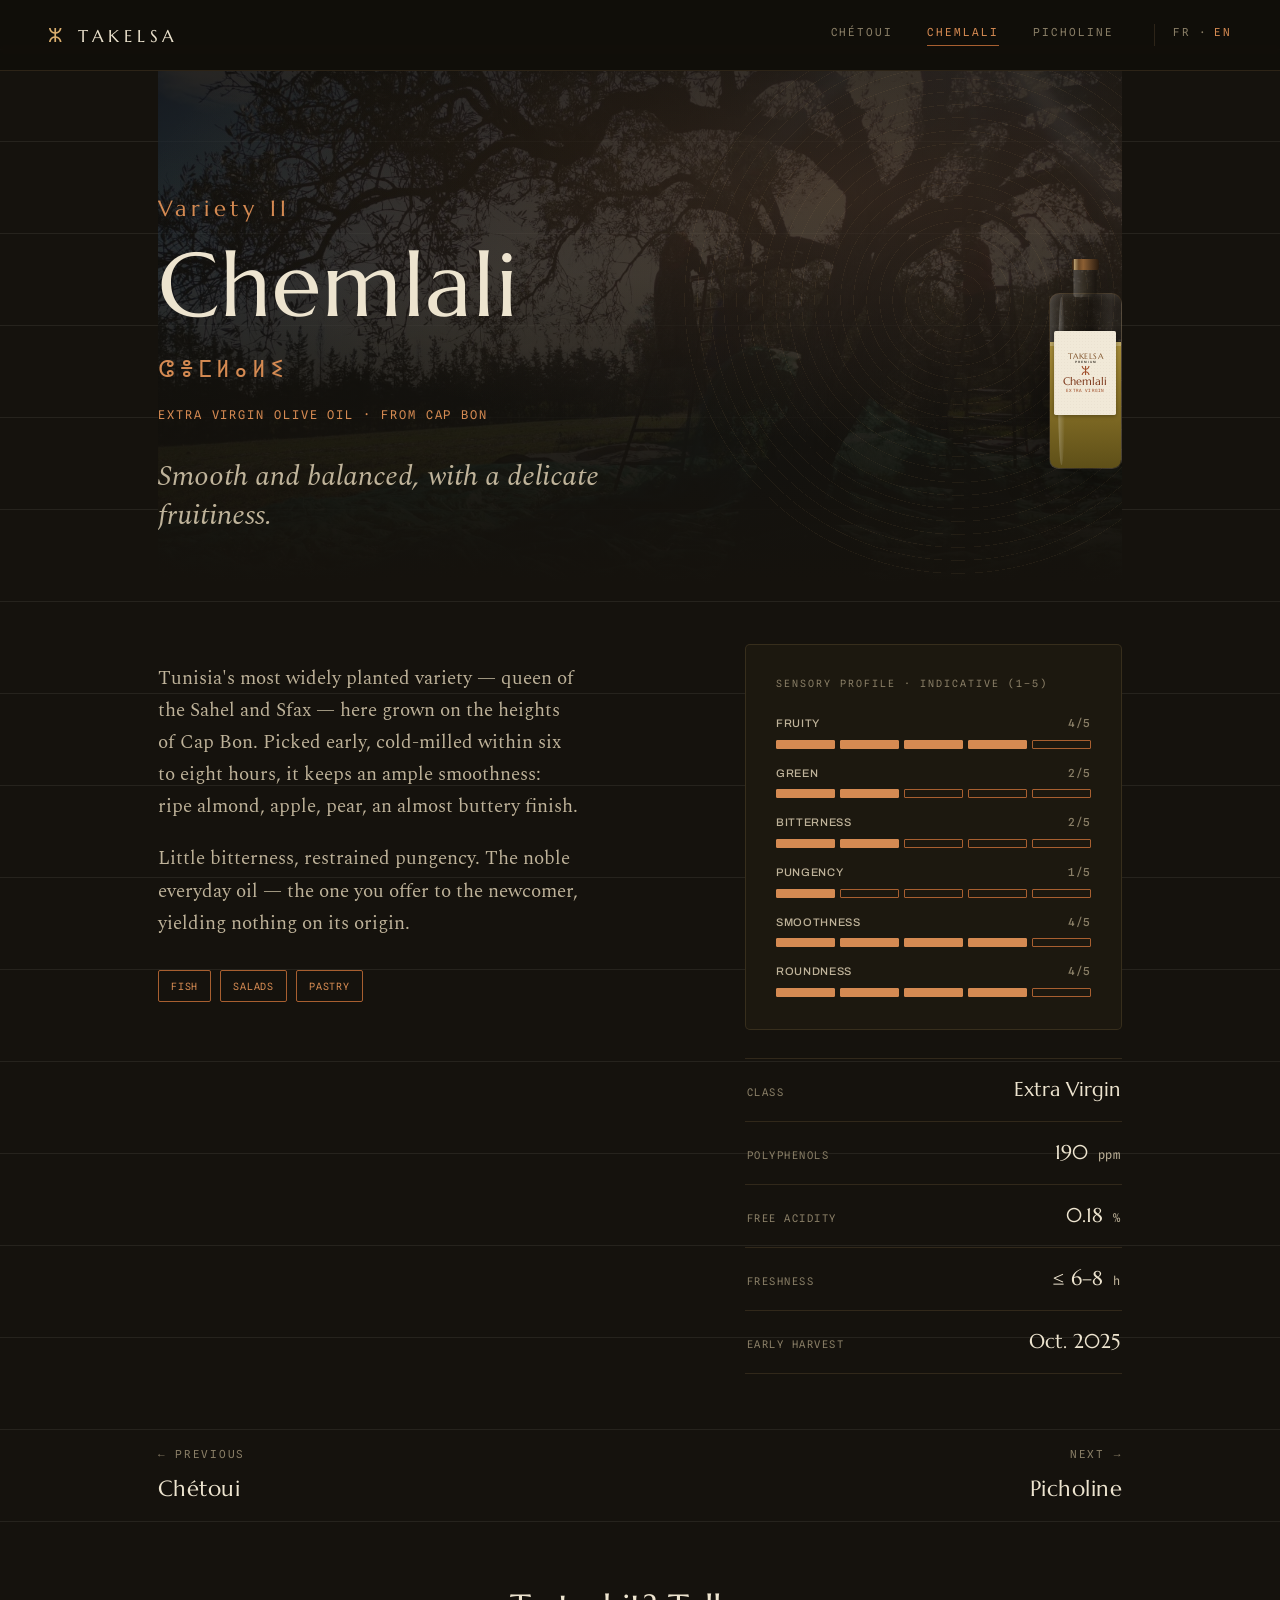
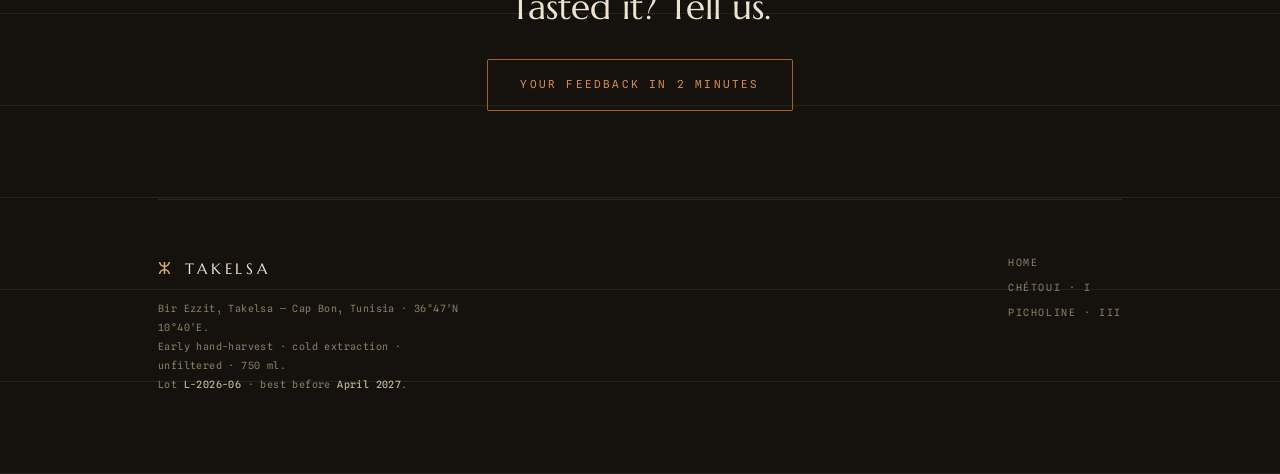
<file: en/chemlali.html>
<!-- @dsCard group="Site" viewport="1080x760" name="Site EN — Chemlali" subtitle="Variety II · bar profile · ONH data" -->
<!DOCTYPE html>
<html lang="en">
<head>
<meta charset="utf-8" />
<meta name="viewport" content="width=device-width, initial-scale=1" />
<title>Chemlali · TAKELSA PREMIUM</title>
<meta name="description" content="Chemlali from Cap Bon — single-variety extra virgin olive oil. The gentleness of Cap Bon: round, approachable. 190 ppm of polyphenols." />
<link rel="icon" href="../favicon.svg" type="image/svg+xml" />
<meta property="og:type" content="website" />
<meta property="og:site_name" content="TAKELSA PREMIUM" />
<meta property="og:title" content="Chemlali · TAKELSA PREMIUM" />
<meta property="og:description" content="Extra virgin from Cap Bon — round, approachable, buttery. 190 ppm of polyphenols." />
<meta property="og:image" content="https://bh216-tak.github.io/takelsa-premium/og.png" />
<meta property="og:url" content="https://bh216-tak.github.io/takelsa-premium/en/chemlali.html" />
<meta property="og:locale" content="en_US" />
<meta name="twitter:card" content="summary_large_image" />
<meta name="theme-color" content="#15120D" />
<link rel="alternate" hreflang="fr" href="https://bh216-tak.github.io/takelsa-premium/chemlali.html" />
<link rel="alternate" hreflang="en" href="https://bh216-tak.github.io/takelsa-premium/en/chemlali.html" />
<link rel="alternate" hreflang="x-default" href="https://bh216-tak.github.io/takelsa-premium/chemlali.html" />
<link rel="stylesheet" href="../site.css" />
<!-- Stats de consultation (GoatCounter, sans cookie) -->
<script data-goatcounter="https://takelsa-huile.goatcounter.com/count"
        async src="//gc.zgo.at/count.js"></script>
</head>
<body data-cepage="chemlali">

  <nav class="nav">
    <a class="brand" href="index.html"><span class="y">ⵣ</span><span class="wm">TAKELSA</span></a>
    <div class="links">
      <a href="chetoui.html">Chétoui</a>
      <a href="chemlali.html" aria-current="page">Chemlali</a>
      <a href="picholine.html">Picholine</a>
      <span class="lang" aria-label="Language">
        <a href="../chemlali.html" hreflang="fr" lang="fr">FR</a>
        <span class="sep" aria-hidden="true">·</span>
        <a class="on" href="chemlali.html" aria-current="true" hreflang="en" lang="en">EN</a>
      </span>
    </div>
  </nav>

  <div class="wrap">

    <header class="vhero" style="--hero-img:url('../img/verger-lieu.webp')">
      <div class="puits"></div>
      <div class="vtext">
        <div class="num">Variety II</div>
        <h1 class="display">Chemlali</h1>
        <div class="tif">ⵛⴻⵎⵍⴰⵍⵉ</div>
        <div class="cl">Extra Virgin Olive Oil · from Cap Bon</div>
        <div class="lede">Smooth and balanced, with a delicate fruitiness.</div>
      </div>
      <div class="bottle" style="--cepage:var(--var-chemlali);--cepage-lo:#7A3417">
        <div class="cap"></div><div class="neck"></div>
        <div class="glass"><div class="oil"></div></div><div class="sheen"></div>
        <div class="label"><div class="wm">TAKELSA</div><div class="pm">PREMIUM</div><div class="seal">ⵣ</div><div class="vn">Chemlali</div><div class="cl">Extra Virgin</div></div>
      </div>
    </header>

    <section class="vgrid">
      <div class="prose reveal">
        <p>Tunisia's most widely planted variety — queen of the Sahel and Sfax — here grown on the heights of Cap Bon. Picked early, cold-milled within six to eight hours, it keeps an ample smoothness: ripe almond, apple, pear, an almost buttery finish.</p>
        <p>Little bitterness, restrained pungency. The noble everyday oil — the one you offer to the newcomer, yielding nothing on its origin.</p>
        <div class="accords">
          <span>Fish</span><span>Salads</span><span>Pastry</span>
        </div>
      </div>

      <aside class="reveal">
        <div class="profile">
          <div class="ptitle">Sensory profile · indicative (1–5)</div>
          <div data-profile="chemlali"></div>
        </div>
        <div class="analysis">
          <div class="arow"><span class="ak">Class</span><span class="av">Extra Virgin</span></div>
          <div class="arow"><span class="ak">Polyphenols</span><span class="av">190 <small>ppm</small></span></div>
          <div class="arow"><span class="ak">Free acidity</span><span class="av">0.18 <small>%</small></span></div>
          <div class="arow"><span class="ak">Freshness</span><span class="av">≤ 6–8 <small>h</small></span></div>
          <div class="arow"><span class="ak">Early harvest</span><span class="av">Oct. 2025</span></div>
        </div>
      </aside>
    </section>

    <nav class="pager reveal">
      <a class="prev" href="chetoui.html">← Previous<span class="lbl">Chétoui</span></a>
      <a class="next" href="picholine.html">Next →<span class="lbl">Picholine</span></a>
    </nav>

    <section class="feedback reveal">
      <p>Tasted it? Tell us.</p>
      <a class="btn-feedback" href="https://forms.gle/2v7kGghkRocuxj216?entry.1942215368=Chemlali" target="_blank" rel="noopener">Your feedback in 2 minutes</a>
    </section>

    <footer class="foot reveal">
      <div class="frow">
        <div>
          <div class="brand"><span class="y">ⵣ</span><span class="wm">TAKELSA</span></div>
          <p class="legal" style="margin-top:18px">Bir Ezzit, Takelsa — Cap Bon, Tunisia · 36°47′N 10°40′E.<br>Early hand-harvest · cold extraction · unfiltered · 750 ml.<br>Lot <b>L-2026-06</b> · best before <b>April 2027</b>.</p>
        </div>
        <div class="links">
          <a href="index.html">Home</a>
          <a href="chetoui.html">Chétoui · I</a>
          <a href="picholine.html">Picholine · III</a>
        </div>
      </div>
    </footer>

  </div>
  <script src="../site.js"></script>
</body>
</html>
</file>
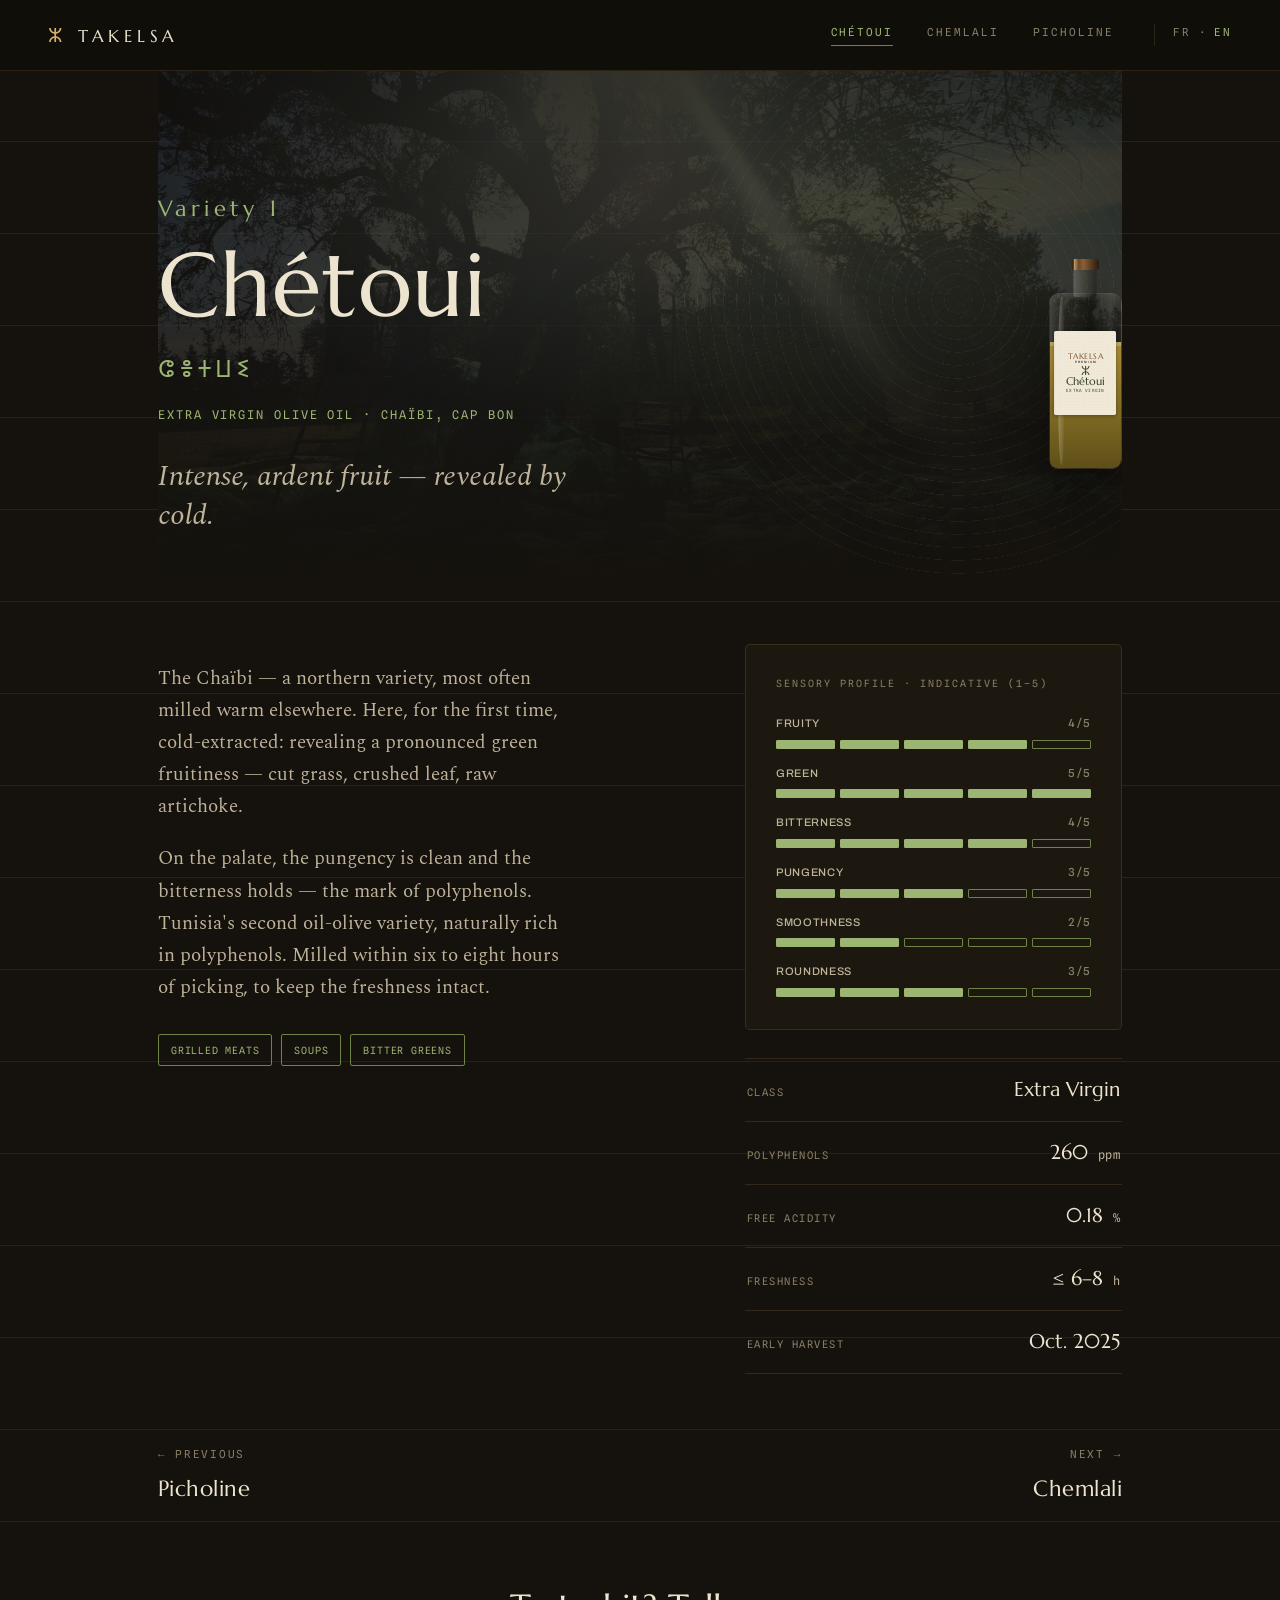
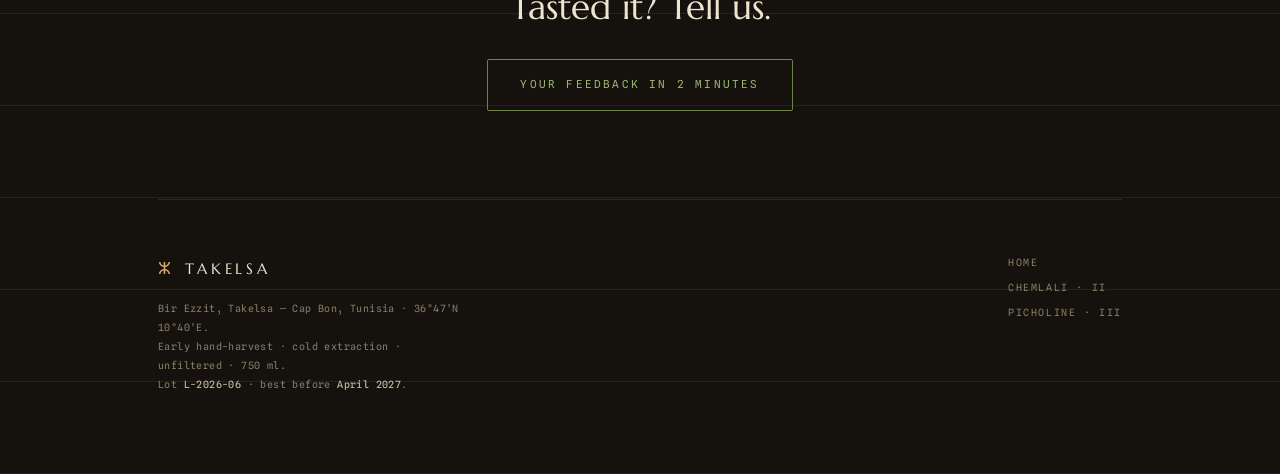
<file: en/chetoui.html>
<!-- @dsCard group="Site" viewport="1080x760" name="Site EN — Chétoui" subtitle="Variety I · bar profile · ONH data" -->
<!DOCTYPE html>
<html lang="en">
<head>
<meta charset="utf-8" />
<meta name="viewport" content="width=device-width, initial-scale=1" />
<title>Chétoui · TAKELSA PREMIUM</title>
<meta name="description" content="Chétoui (Chaïbi, Cap Bon) — single-variety extra virgin olive oil. The character of the North: green, forthright, peppery. 260 ppm of polyphenols." />
<link rel="icon" href="../favicon.svg" type="image/svg+xml" />
<meta property="og:type" content="website" />
<meta property="og:site_name" content="TAKELSA PREMIUM" />
<meta property="og:title" content="Chétoui · TAKELSA PREMIUM" />
<meta property="og:description" content="Extra virgin from Cap Bon — green, forthright, peppery. 260 ppm of polyphenols." />
<meta property="og:image" content="https://bh216-tak.github.io/takelsa-premium/og.png" />
<meta property="og:url" content="https://bh216-tak.github.io/takelsa-premium/en/chetoui.html" />
<meta property="og:locale" content="en_US" />
<meta name="twitter:card" content="summary_large_image" />
<meta name="theme-color" content="#15120D" />
<link rel="alternate" hreflang="fr" href="https://bh216-tak.github.io/takelsa-premium/chetoui.html" />
<link rel="alternate" hreflang="en" href="https://bh216-tak.github.io/takelsa-premium/en/chetoui.html" />
<link rel="alternate" hreflang="x-default" href="https://bh216-tak.github.io/takelsa-premium/chetoui.html" />
<link rel="stylesheet" href="../site.css" />
<!-- Stats de consultation (GoatCounter, sans cookie) -->
<script data-goatcounter="https://takelsa-huile.goatcounter.com/count"
        async src="//gc.zgo.at/count.js"></script>
</head>
<body data-cepage="chetoui">

  <nav class="nav">
    <a class="brand" href="index.html"><span class="y">ⵣ</span><span class="wm">TAKELSA</span></a>
    <div class="links">
      <a href="chetoui.html" aria-current="page">Chétoui</a>
      <a href="chemlali.html">Chemlali</a>
      <a href="picholine.html">Picholine</a>
      <span class="lang" aria-label="Language">
        <a href="../chetoui.html" hreflang="fr" lang="fr">FR</a>
        <span class="sep" aria-hidden="true">·</span>
        <a class="on" href="chetoui.html" aria-current="true" hreflang="en" lang="en">EN</a>
      </span>
    </div>
  </nav>

  <div class="wrap">

    <header class="vhero" style="--hero-img:url('../img/recolte-rayons.webp')">
      <div class="puits"></div>
      <div class="vtext">
        <div class="num">Variety I</div>
        <h1 class="display">Chétoui</h1>
        <div class="tif">ⵛⴻⵜⵡⵉ</div>
        <div class="cl">Extra Virgin Olive Oil · Chaïbi, Cap Bon</div>
        <div class="lede">Intense, ardent fruit — revealed by cold.</div>
      </div>
      <div class="bottle" style="--cepage:var(--var-chetoui);--cepage-lo:#2C3A1C">
        <div class="cap"></div><div class="neck"></div>
        <div class="glass"><div class="oil"></div></div><div class="sheen"></div>
        <div class="label"><div class="wm">TAKELSA</div><div class="pm">PREMIUM</div><div class="seal">ⵣ</div><div class="vn">Chétoui</div><div class="cl">Extra Virgin</div></div>
      </div>
    </header>

    <section class="vgrid">
      <div class="prose reveal">
        <p>The Chaïbi — a northern variety, most often milled warm elsewhere. Here, for the first time, cold-extracted: revealing a pronounced green fruitiness — cut grass, crushed leaf, raw artichoke.</p>
        <p>On the palate, the pungency is clean and the bitterness holds — the mark of polyphenols. Tunisia's second oil-olive variety, naturally rich in polyphenols. Milled within six to eight hours of picking, to keep the freshness intact.</p>
        <div class="accords">
          <span>Grilled meats</span><span>Soups</span><span>Bitter greens</span>
        </div>
      </div>

      <aside class="reveal">
        <div class="profile">
          <div class="ptitle">Sensory profile · indicative (1–5)</div>
          <div data-profile="chetoui"></div>
        </div>
        <div class="analysis">
          <div class="arow"><span class="ak">Class</span><span class="av">Extra Virgin</span></div>
          <div class="arow"><span class="ak">Polyphenols</span><span class="av">260 <small>ppm</small></span></div>
          <div class="arow"><span class="ak">Free acidity</span><span class="av">0.18 <small>%</small></span></div>
          <div class="arow"><span class="ak">Freshness</span><span class="av">≤ 6–8 <small>h</small></span></div>
          <div class="arow"><span class="ak">Early harvest</span><span class="av">Oct. 2025</span></div>
        </div>
      </aside>
    </section>

    <nav class="pager reveal">
      <a class="prev" href="picholine.html">← Previous<span class="lbl">Picholine</span></a>
      <a class="next" href="chemlali.html">Next →<span class="lbl">Chemlali</span></a>
    </nav>

    <section class="feedback reveal">
      <p>Tasted it? Tell us.</p>
      <a class="btn-feedback" href="https://forms.gle/2v7kGghkRocuxj216?entry.1942215368=Ch%C3%A9toui" target="_blank" rel="noopener">Your feedback in 2 minutes</a>
    </section>

    <footer class="foot reveal">
      <div class="frow">
        <div>
          <div class="brand"><span class="y">ⵣ</span><span class="wm">TAKELSA</span></div>
          <p class="legal" style="margin-top:18px">Bir Ezzit, Takelsa — Cap Bon, Tunisia · 36°47′N 10°40′E.<br>Early hand-harvest · cold extraction · unfiltered · 750 ml.<br>Lot <b>L-2026-06</b> · best before <b>April 2027</b>.</p>
        </div>
        <div class="links">
          <a href="index.html">Home</a>
          <a href="chemlali.html">Chemlali · II</a>
          <a href="picholine.html">Picholine · III</a>
        </div>
      </div>
    </footer>

  </div>
  <script src="../site.js"></script>
</body>
</html>
</file>
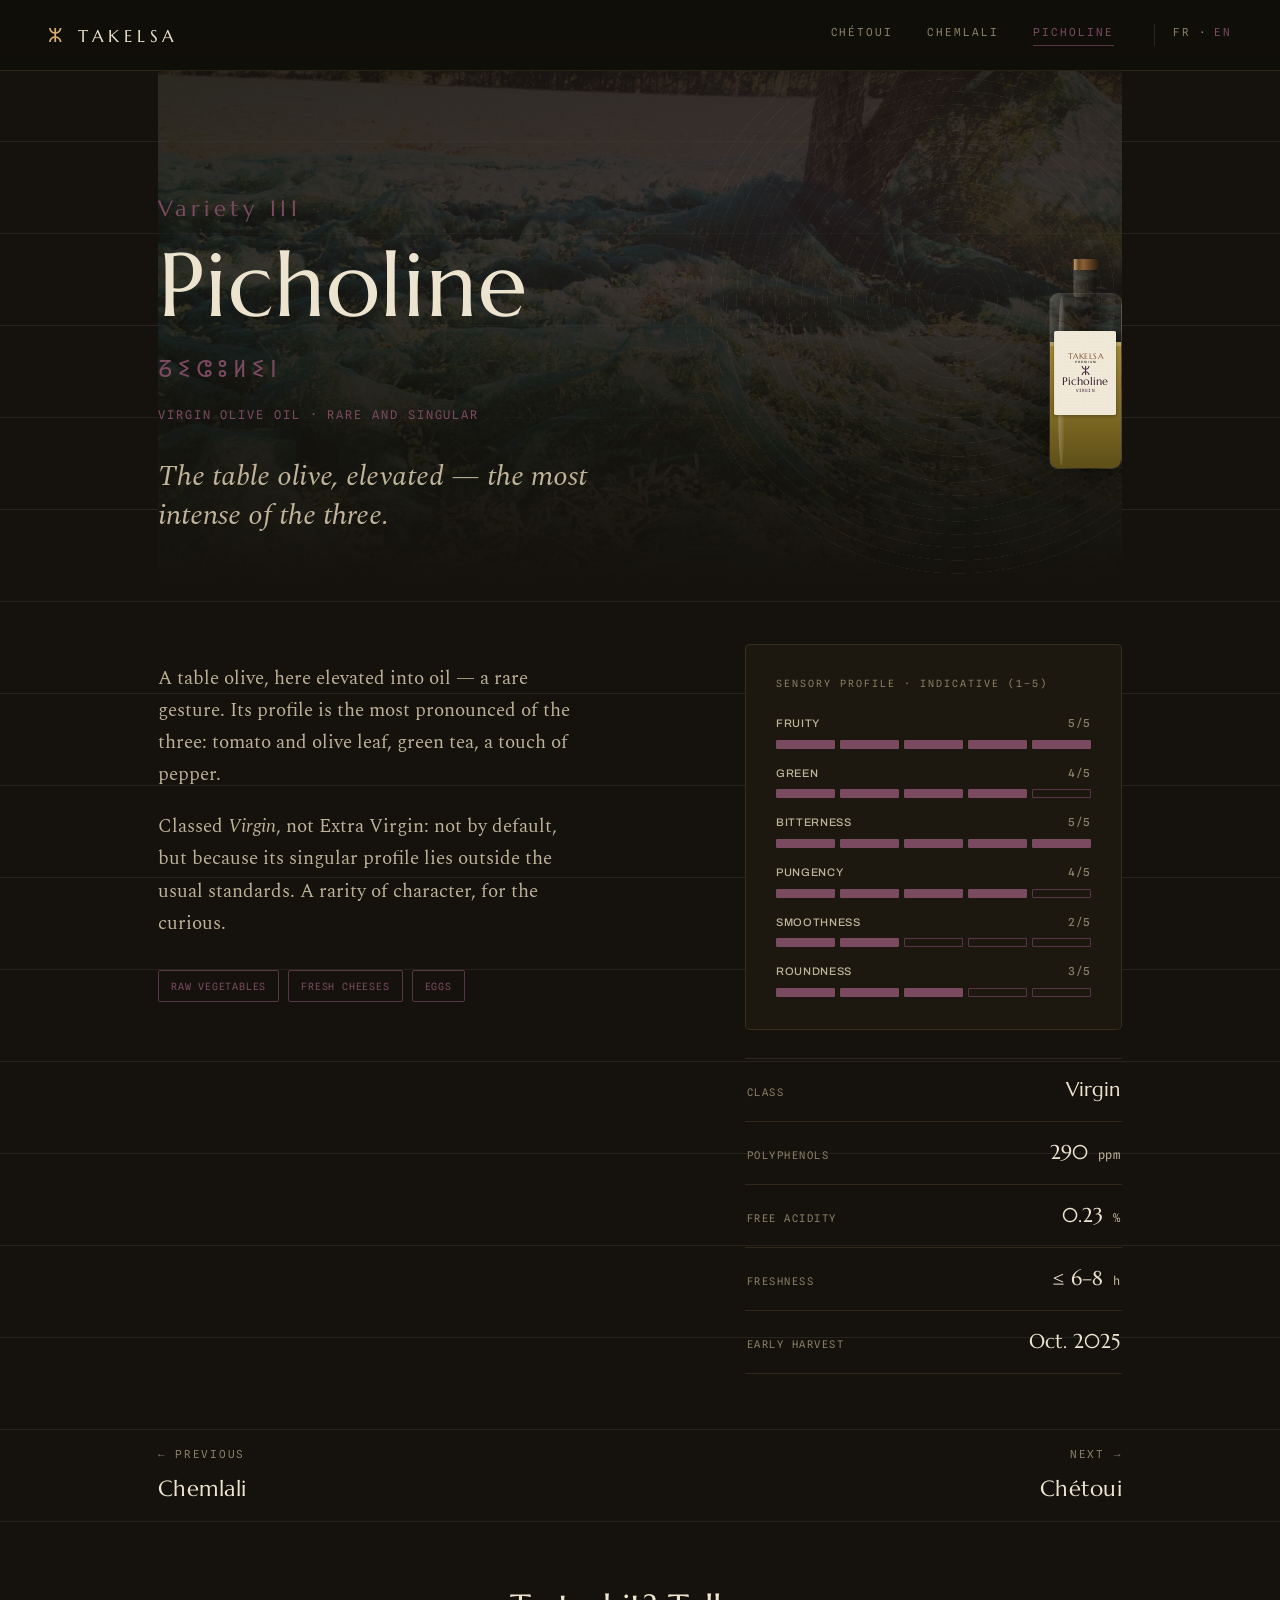
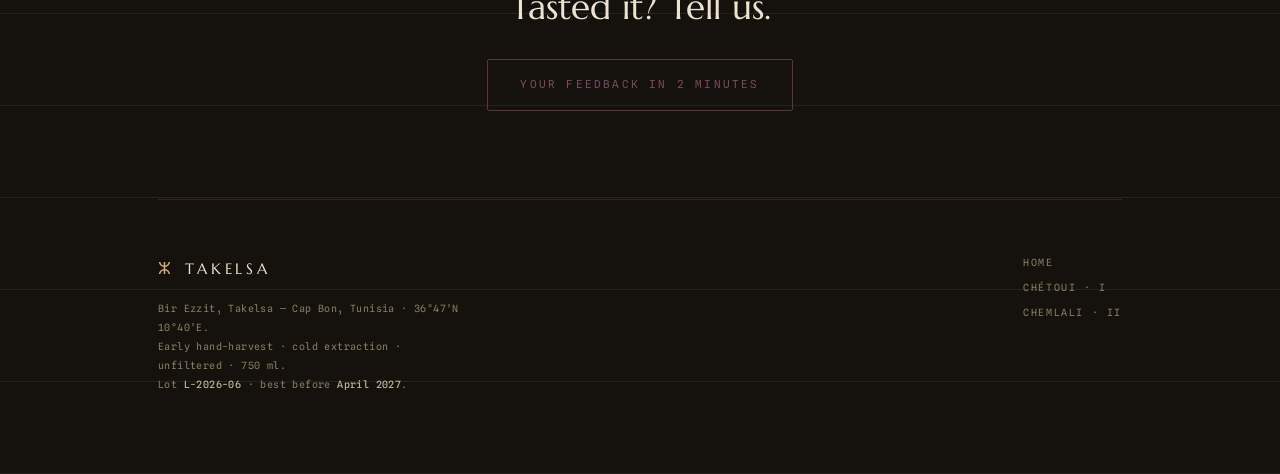
<file: en/picholine.html>
<!-- @dsCard group="Site" viewport="1080x760" name="Site EN — Picholine" subtitle="Variety III · Virgin (not extra) · bar profile" -->
<!DOCTYPE html>
<html lang="en">
<head>
<meta charset="utf-8" />
<meta name="viewport" content="width=device-width, initial-scale=1" />
<title>Picholine · TAKELSA PREMIUM</title>
<meta name="description" content="Picholine — single-variety virgin olive oil, rare and singular, from Cap Bon. Intense: tomato, olive leaf, pepper. 290 ppm of polyphenols." />
<link rel="icon" href="../favicon.svg" type="image/svg+xml" />
<meta property="og:type" content="website" />
<meta property="og:site_name" content="TAKELSA PREMIUM" />
<meta property="og:title" content="Picholine · TAKELSA PREMIUM" />
<meta property="og:description" content="Virgin, rare and singular — intense, peppery. 290 ppm of polyphenols." />
<meta property="og:image" content="https://bh216-tak.github.io/takelsa-premium/og.png" />
<meta property="og:url" content="https://bh216-tak.github.io/takelsa-premium/en/picholine.html" />
<meta property="og:locale" content="en_US" />
<meta name="twitter:card" content="summary_large_image" />
<meta name="theme-color" content="#15120D" />
<link rel="alternate" hreflang="fr" href="https://bh216-tak.github.io/takelsa-premium/picholine.html" />
<link rel="alternate" hreflang="en" href="https://bh216-tak.github.io/takelsa-premium/en/picholine.html" />
<link rel="alternate" hreflang="x-default" href="https://bh216-tak.github.io/takelsa-premium/picholine.html" />
<link rel="stylesheet" href="../site.css" />
<!-- Stats de consultation (GoatCounter, sans cookie) -->
<script data-goatcounter="https://takelsa-huile.goatcounter.com/count"
        async src="//gc.zgo.at/count.js"></script>
</head>
<body data-cepage="picholine">

  <nav class="nav">
    <a class="brand" href="index.html"><span class="y">ⵣ</span><span class="wm">TAKELSA</span></a>
    <div class="links">
      <a href="chetoui.html">Chétoui</a>
      <a href="chemlali.html">Chemlali</a>
      <a href="picholine.html" aria-current="page">Picholine</a>
      <span class="lang" aria-label="Language">
        <a href="../picholine.html" hreflang="fr" lang="fr">FR</a>
        <span class="sep" aria-hidden="true">·</span>
        <a class="on" href="picholine.html" aria-current="true" hreflang="en" lang="en">EN</a>
      </span>
    </div>
  </nav>

  <div class="wrap">

    <header class="vhero" style="--hero-img:url('../img/olives-filet.webp')">
      <div class="puits"></div>
      <div class="vtext">
        <div class="num">Variety III</div>
        <h1 class="display">Picholine</h1>
        <div class="tif">ⵒⵉⵛⵓⵍⵉⵏ</div>
        <div class="cl">Virgin Olive Oil · rare and singular</div>
        <div class="lede">The table olive, elevated — the most intense of the three.</div>
      </div>
      <div class="bottle" style="--cepage:var(--var-picholine);--cepage-lo:#341C30">
        <div class="cap"></div><div class="neck"></div>
        <div class="glass"><div class="oil"></div></div><div class="sheen"></div>
        <div class="label"><div class="wm">TAKELSA</div><div class="pm">PREMIUM</div><div class="seal">ⵣ</div><div class="vn">Picholine</div><div class="cl">Virgin</div></div>
      </div>
    </header>

    <section class="vgrid">
      <div class="prose reveal">
        <p>A table olive, here elevated into oil — a rare gesture. Its profile is the most pronounced of the three: tomato and olive leaf, green tea, a touch of pepper.</p>
        <p>Classed <em>Virgin</em>, not Extra Virgin: not by default, but because its singular profile lies outside the usual standards. A rarity of character, for the curious.</p>
        <div class="accords">
          <span>Raw vegetables</span><span>Fresh cheeses</span><span>Eggs</span>
        </div>
      </div>

      <aside class="reveal">
        <div class="profile">
          <div class="ptitle">Sensory profile · indicative (1–5)</div>
          <div data-profile="picholine"></div>
        </div>
        <div class="analysis">
          <div class="arow"><span class="ak">Class</span><span class="av">Virgin</span></div>
          <div class="arow"><span class="ak">Polyphenols</span><span class="av">290 <small>ppm</small></span></div>
          <div class="arow"><span class="ak">Free acidity</span><span class="av">0.23 <small>%</small></span></div>
          <div class="arow"><span class="ak">Freshness</span><span class="av">≤ 6–8 <small>h</small></span></div>
          <div class="arow"><span class="ak">Early harvest</span><span class="av">Oct. 2025</span></div>
        </div>
      </aside>
    </section>

    <nav class="pager reveal">
      <a class="prev" href="chemlali.html">← Previous<span class="lbl">Chemlali</span></a>
      <a class="next" href="chetoui.html">Next →<span class="lbl">Chétoui</span></a>
    </nav>

    <section class="feedback reveal">
      <p>Tasted it? Tell us.</p>
      <a class="btn-feedback" href="https://forms.gle/2v7kGghkRocuxj216?entry.1942215368=Picholine" target="_blank" rel="noopener">Your feedback in 2 minutes</a>
    </section>

    <footer class="foot reveal">
      <div class="frow">
        <div>
          <div class="brand"><span class="y">ⵣ</span><span class="wm">TAKELSA</span></div>
          <p class="legal" style="margin-top:18px">Bir Ezzit, Takelsa — Cap Bon, Tunisia · 36°47′N 10°40′E.<br>Early hand-harvest · cold extraction · unfiltered · 750 ml.<br>Lot <b>L-2026-06</b> · best before <b>April 2027</b>.</p>
        </div>
        <div class="links">
          <a href="index.html">Home</a>
          <a href="chetoui.html">Chétoui · I</a>
          <a href="chemlali.html">Chemlali · II</a>
        </div>
      </div>
    </footer>

  </div>
  <script src="../site.js"></script>
</body>
</html>
</file>
<file: site.css>
@import url("https://fonts.googleapis.com/css2?family=Archivo:wght@400;500;600;700&family=Marcellus&family=Noto+Sans+Tifinagh&family=Spectral:ital,wght@0,300;0,400;0,500;0,600;1,400;1,500&family=Spline+Sans+Mono:wght@400;500;600&display=swap");

/* TAKELSA PREMIUM — site (registre tellurique « Imazighen »)
   100 % AUTONOME : polices + tokens inlinés ici. Ne JAMAIS lier ../../styles.css
   (404 une fois en ligne). Le cuivre est le seul métal. */

/* — tokens de base inlinés (depuis le design system) — */
:root{
  --font-display:"Marcellus","Times New Roman",serif;
  --font-serif:"Spectral","Georgia",serif;
  --font-sans:"Archivo",system-ui,-apple-system,sans-serif;
  --font-mono:"Spline Sans Mono",ui-monospace,monospace;
  --font-glyph:"Noto Sans Tifinagh","Segoe UI",sans-serif;
  --bone:#F1E9D8; --bone-2:#EBE1CB; --bone-deep:#E1D4B8; --bone-edge:#D8C9A8;
  --ink:#1A1611; --ink-soft:#3B342B; --ink-muted:#6B6151; --ink-faint:rgba(26,22,17,.26);
  --copper:#9A6A3C; --copper-lo:#744E29; --copper-hi:#DAAE6E;
  --foil:linear-gradient(110deg,#744E29 0%,#C99A5E 28%,#F0D29A 46%,#A9763E 64%,#DAAE6E 100%);
  --var-chetoui:#41502C; --var-chemlali:#9E4A26; --var-picholine:#4A2A42;
}

:root{
  --night:    #100E09;   /* fond le plus profond */
  --soil:     #15120D;   /* fond de base */
  --soil-2:   #1C180F;   /* panneau surélevé */
  --soil-3:   #221C12;   /* panneau le plus clair */
  --strata:   rgba(218,174,110,.14);  /* hairline cuivrée sur sombre */
  --strata-2: rgba(241,233,216,.08);

  --on-soil:      #EDE4CF;   /* texte principal */
  --on-soil-soft: #BFB39A;   /* secondaire */
  --on-soil-mut:  #897E66;   /* tertiaire / légendes */

  --acc:      var(--copper-hi);   /* accent par défaut (cuivre) */
  --acc-deep: var(--copper);

  --maxw: 1080px;
}

/* accents par cépage, relevés juste assez pour vivre sur le sombre — vrais tons canon */
body[data-cepage="chetoui"] { --acc:#9DB573; --acc-deep:#6E8347; }
body[data-cepage="chemlali"]{ --acc:#D58A52; --acc-deep:#A85F30; }
/* Picholine = prune profond, option A (choix PO 18/06, cf prune-comparatif) — jamais rose */
body[data-cepage="picholine"]{ --acc:#7A4A60; --acc-deep:#5A3447; }

*{box-sizing:border-box;}
html{scroll-behavior:smooth;}
body{
  margin:0;background:var(--soil);color:var(--on-soil);
  font-family:var(--font-sans);-webkit-font-smoothing:antialiased;
  line-height:1.6;
  /* strates sédimentaires + puits, extrêmement discrets */
  background-image:
    repeating-linear-gradient(0deg, var(--strata-2) 0 1px, transparent 1px 92px);
}

/* ---- typographic primitives ---- */
.display{font-family:var(--font-display);font-weight:400;letter-spacing:.01em;line-height:1.02;}
.serif{font-family:var(--font-serif);}
.mono{font-family:var(--font-mono);}
.glyph{font-family:var(--font-glyph);}
.eyebrow{font-family:var(--font-mono);font-size:11px;letter-spacing:.34em;text-transform:uppercase;color:var(--acc);}
.eyebrow.dim{color:var(--on-soil-mut);}

a{color:inherit;text-decoration:none;}

/* ---- top nav (sobre, fixe) ---- */
.nav{position:sticky;top:0;z-index:20;display:flex;align-items:center;justify-content:space-between;
  padding:20px clamp(20px,5vw,48px);background:rgba(16,14,9,.82);border-bottom:1px solid var(--strata);
  backdrop-filter:blur(2px);}
.nav .brand{display:flex;align-items:baseline;gap:11px;}
.nav .brand .y{font-family:var(--font-glyph);font-size:19px;color:var(--copper-hi);}
.nav .brand .wm{font-family:var(--font-display);font-size:17px;letter-spacing:.28em;text-indent:.28em;color:var(--on-soil);}
.nav .links{display:flex;gap:clamp(14px,3vw,34px);}
.nav .links a{font-family:var(--font-mono);font-size:11px;letter-spacing:.18em;text-transform:uppercase;color:var(--on-soil-mut);
  padding-bottom:4px;border-bottom:1px solid transparent;transition:color .25s,border-color .25s;}
.nav .links a:hover{color:var(--on-soil);}
.nav .links a[aria-current="page"]{color:var(--acc);border-color:var(--acc-deep);}

/* ---- layout shell ---- */
.wrap{max-width:var(--maxw);margin:0 auto;padding:0 clamp(20px,5vw,48px);}
section{position:relative;}

/* ---- puits motif (réutilisable, discret) ---- */
.puits{position:absolute;border-radius:50%;pointer-events:none;
  background:repeating-radial-gradient(circle at center, var(--strata) 0 .6px, transparent .6px 13px);
  opacity:.6;}

/* ---- hero accueil ---- */
.hero{min-height:90vh;display:flex;flex-direction:column;justify-content:center;align-items:center;text-align:center;
  padding:120px 0 84px;position:relative;overflow:hidden;isolation:isolate;}
/* photo de récolte, fondue dans la terre (registre sombre) */
.hero::before{content:"";position:absolute;inset:0;z-index:0;background:url("img/recolte-arbre.webp") center 28%/cover no-repeat;opacity:.5;}
.hero::after{content:"";position:absolute;inset:0;z-index:1;
  background:radial-gradient(118% 78% at 50% 30%, rgba(16,14,9,.34), rgba(16,14,9,.9) 76%),linear-gradient(180deg, rgba(16,14,9,.5) 0%, rgba(16,14,9,.4) 42%, var(--soil) 100%);}
.hero > *{position:relative;z-index:2;}
/* le Puits — la source : anneaux cuivrés + lueur, respiration lente */
.hero .puits{width:min(96vw,920px);height:min(96vw,920px);top:47%;left:50%;transform:translate(-50%,-50%);opacity:.95;
  background:repeating-radial-gradient(circle at center, rgba(218,174,110,.38) 0 1px, transparent 1px 9px),repeating-radial-gradient(circle at center, rgba(218,174,110,.16) 0 1px, transparent 1px 27px);
  -webkit-mask-image:radial-gradient(circle at center, #000 30%, transparent 70%);mask-image:radial-gradient(circle at center, #000 30%, transparent 70%);}
.hero .source{position:absolute;z-index:1;top:48%;left:50%;width:min(60vw,440px);height:min(60vw,440px);transform:translate(-50%,-50%);
  background:radial-gradient(circle at center, rgba(218,174,110,.22), rgba(218,174,110,0) 68%);pointer-events:none;}
.hero .coin{position:relative;width:108px;height:108px;border-radius:50%;display:grid;place-items:center;
  font-family:var(--font-glyph);font-size:66px;color:#3A2512;margin-bottom:38px;
  background:radial-gradient(circle at 38% 30%, #F4D89E, #CD9E60 52%, #8C5F33);
  box-shadow:inset 0 2px 3px rgba(255,255,255,.5), inset 0 -4px 7px rgba(58,37,18,.5),
    0 8px 30px rgba(0,0,0,.6), 0 0 60px rgba(218,174,110,.3),
    0 0 0 13px transparent, 0 0 0 14px rgba(218,174,110,.5),
    0 0 0 25px transparent, 0 0 0 26px rgba(218,174,110,.34),
    0 0 0 39px transparent, 0 0 0 40px rgba(218,174,110,.22);}
.hero .brandmark{position:relative;display:flex;align-items:baseline;gap:11px;margin-bottom:24px;flex-wrap:nowrap;}
.hero .brandmark .y{font-family:var(--font-glyph);font-size:19px;color:var(--copper-hi);line-height:1;}
.hero .brandmark .wm{font-family:var(--font-display);font-size:clamp(1rem,2vw,1.3rem);letter-spacing:.26em;text-indent:.26em;color:var(--on-soil);line-height:1;white-space:nowrap;}
.hero .eyebrow{position:relative;margin-bottom:26px;color:var(--copper-hi);}
.hero h1{position:relative;font-family:var(--font-display);font-weight:400;font-size:clamp(2.4rem,7vw,4.6rem);
  letter-spacing:.12em;text-indent:.12em;margin:0;color:var(--on-soil);white-space:nowrap;text-shadow:0 2px 30px rgba(0,0,0,.5);}
.hero .lede{position:relative;font-family:var(--font-serif);font-style:italic;font-size:clamp(1.2rem,3vw,1.7rem);
  color:var(--on-soil-soft);margin-top:24px;white-space:nowrap;}
.hero .tagline{position:relative;margin-top:22px;font-family:var(--font-mono);font-size:11.5px;letter-spacing:.24em;
  text-transform:uppercase;color:var(--on-soil);}
.hero .coords{position:relative;margin-top:44px;font-family:var(--font-mono);font-size:11px;letter-spacing:.22em;
  text-transform:uppercase;color:var(--on-soil-mut);display:flex;gap:18px;flex-wrap:wrap;justify-content:center;}
.hero .coords b{color:var(--acc);font-weight:400;}
@media (prefers-reduced-motion:no-preference){
  /* le Puits qui s'ouvre — l'eau qui devient huile, une seule fois, à l'arrivée */
  html.js .hero .puits{animation:wellopen 2.6s cubic-bezier(.16,.7,.18,1) both;}
  html.js .hero .source{animation:sourcebloom 3s ease-out both;}
  html.js .hero .coin{animation:coinrise 1.1s cubic-bezier(.2,.7,.2,1) .55s both;}
  html.js .hero .brandmark{animation:fadeup .9s ease-out .85s both;}
  html.js .hero .eyebrow{animation:fadeup .9s ease-out 1.05s both;}
  html.js .hero h1{animation:fadeup 1s ease-out 1.25s both;}
  html.js .hero .lede{animation:fadeup 1s ease-out 1.45s both;}
  html.js .hero .coords{animation:fadeup 1s ease-out 1.65s both;}
  @keyframes wellopen{0%{opacity:0;transform:translate(-50%,-50%) scale(.12);}55%{opacity:.92;}100%{opacity:.85;transform:translate(-50%,-50%) scale(1);}}
  @keyframes sourcebloom{0%{opacity:0;transform:translate(-50%,-50%) scale(.4);}100%{opacity:1;transform:translate(-50%,-50%) scale(1);}}
  @keyframes coinrise{0%{opacity:0;transform:translateY(16px) scale(.86);}100%{opacity:1;transform:none;}}
  @keyframes fadeup{0%{opacity:0;transform:translateY(12px);}100%{opacity:1;transform:none;}}
}

/* ---- bande « le lieu » (donner un visage à la terre) ---- */
.landband{margin-top:44px;border-radius:6px;overflow:hidden;position:relative;border:1px solid var(--strata);}
.landband img{display:block;width:100%;height:clamp(260px,42vw,470px);object-fit:cover;filter:saturate(.9) brightness(.8) contrast(1.02);}
.landband::after{content:"";position:absolute;inset:0;background:linear-gradient(180deg, rgba(16,14,9,.12) 0%, rgba(16,14,9,.62) 100%);}
.landband .cap{position:absolute;left:clamp(18px,4vw,32px);bottom:22px;z-index:2;font-family:var(--font-serif);font-style:italic;
  color:#EDE4CF;font-size:clamp(1rem,2.4vw,1.25rem);max-width:30ch;text-shadow:0 1px 10px rgba(0,0,0,.7);}

/* ---- bande avis (le but du cadeau : recueillir les retours) ---- */
.feedback{text-align:center;padding:78px 0 0;}
.feedback p{font-family:var(--font-display);font-weight:400;font-size:clamp(1.5rem,3.6vw,2.2rem);line-height:1.3;
  color:var(--on-soil);max-width:20ch;margin:0 auto 28px;}
.btn-feedback{display:inline-block;font-family:var(--font-mono);font-size:11px;letter-spacing:.2em;text-transform:uppercase;
  color:var(--acc);border:1px solid var(--acc-deep);padding:16px 32px;border-radius:2px;transition:background .3s,color .3s;}
.btn-feedback:hover{background:var(--acc);color:var(--soil);}

/* ---- photo en tête de page variété (sombre, teintée par le cépage) ---- */
.vhero{isolation:isolate;}
.vhero::before{content:"";position:absolute;inset:0;z-index:0;background:var(--hero-img) center 32%/cover no-repeat;opacity:.3;}
.vhero::after{content:"";position:absolute;inset:0;z-index:1;
  background:radial-gradient(120% 80% at 70% 24%, color-mix(in srgb, var(--acc) 14%, transparent), transparent 60%),linear-gradient(180deg, rgba(16,14,9,.62) 0%, rgba(16,14,9,.5) 40%, var(--soil) 100%);}
.vhero > *{position:relative;z-index:2;}

/* ---- generic section heading ---- */
.shead{padding:64px 0 0;}
.shead .eyebrow{display:block;}
.shead h2{font-family:var(--font-display);font-weight:400;font-size:clamp(2rem,4.5vw,3.1rem);margin:18px 0 0;color:var(--on-soil);}
.shead .sub{font-family:var(--font-serif);font-style:italic;color:var(--on-soil-soft);font-size:1.15rem;margin-top:10px;max-width:54ch;}

/* ---- manifesto band ---- */
.manifesto{padding:84px 0;text-align:center;}
.manifesto p{font-family:var(--font-display);font-weight:400;font-size:clamp(1.6rem,4vw,2.6rem);line-height:1.3;
  color:var(--on-soil);max-width:18ch;margin:0 auto;}
.manifesto .src{margin-top:26px;font-family:var(--font-mono);font-size:10px;letter-spacing:.24em;text-transform:uppercase;color:var(--on-soil-mut);}

/* ---- terroir facts strip ---- */
.facts-strip{display:grid;grid-template-columns:repeat(4,1fr);gap:1px;background:var(--strata);
  border:1px solid var(--strata);border-radius:4px;overflow:hidden;margin-top:40px;}
.facts-strip .cell{background:var(--soil-2);padding:26px 22px;}
.facts-strip .k{font-family:var(--font-mono);font-size:10px;letter-spacing:.18em;text-transform:uppercase;color:var(--on-soil-mut);}
.facts-strip .v{font-family:var(--font-display);font-size:1.5rem;color:var(--on-soil);margin-top:10px;line-height:1.1;}
.facts-strip .v small{font-family:var(--font-mono);font-size:.62em;letter-spacing:.04em;color:var(--on-soil-soft);}
@media(max-width:720px){.facts-strip{grid-template-columns:repeat(2,1fr);}}

/* ---- variety index (accueil) ---- */
.varlist{margin-top:36px;border-top:1px solid var(--strata);}
.varrow{display:grid;grid-template-columns:92px 1fr auto;gap:clamp(16px,4vw,42px);align-items:center;
  padding:30px 8px;border-bottom:1px solid var(--strata);transition:background .3s,padding-left .3s;position:relative;}
.varrow:hover{background:var(--soil-2);padding-left:20px;}
.varrow .bottle{margin:0 auto;}
.varrow .num{font-family:var(--font-display);font-size:2rem;color:var(--vacc);}
.varrow .meta .nm{font-family:var(--font-display);font-size:1.9rem;color:var(--on-soil);line-height:1;}
.varrow .meta .nm .tif{font-family:var(--font-glyph);font-size:.62em;color:var(--vacc);margin-left:.5em;letter-spacing:.12em;}
.varrow .meta .ln{font-family:var(--font-serif);font-style:italic;color:var(--on-soil-soft);margin-top:8px;font-size:1.02rem;}
.varrow .meta .cl{font-family:var(--font-mono);font-size:10px;letter-spacing:.14em;text-transform:uppercase;color:var(--vacc);margin-top:9px;}
.varrow .go{display:flex;align-items:center;gap:14px;font-family:var(--font-mono);font-size:10px;letter-spacing:.16em;text-transform:uppercase;color:var(--on-soil-mut);}
.varrow .go .poly{color:var(--on-soil);}
.varrow .go .arr{font-size:1.3rem;color:var(--vacc);transition:transform .3s;}
.varrow:hover .go .arr{transform:translateX(6px);}
@media(max-width:640px){.varrow{grid-template-columns:72px 1fr;}.varrow .go{grid-column:2;justify-content:flex-start;margin-top:6px;}}

/* ---- variety page header ---- */
.vhero{padding:120px 0 48px;position:relative;overflow:hidden;display:flex;align-items:center;gap:clamp(28px,5vw,64px);}
.vhero .vtext{flex:1;min-width:0;}
@media(max-width:760px){.vhero{flex-direction:column;align-items:flex-start;gap:30px;}.vhero .bottle{margin:0 auto;}}
.vhero .puits{position:absolute;width:min(60vw,560px);height:min(60vw,560px);top:-10%;right:-12%;opacity:.5;}
.vhero .num{font-family:var(--font-display);font-size:1.4rem;color:var(--acc);letter-spacing:.2em;}
.vhero h1{font-family:var(--font-display);font-weight:400;font-size:clamp(3rem,8vw,5.6rem);margin:14px 0 0;color:var(--on-soil);line-height:1;}
.vhero .tif{font-family:var(--font-glyph);font-size:1.5rem;color:var(--acc);letter-spacing:.2em;margin-top:18px;}
.vhero .cl{font-family:var(--font-mono);font-size:12px;letter-spacing:.16em;text-transform:uppercase;color:var(--acc);margin-top:18px;}
.vhero .lede{font-family:var(--font-serif);font-style:italic;font-size:clamp(1.3rem,3vw,1.8rem);color:var(--on-soil-soft);
  margin-top:34px;max-width:30ch;line-height:1.35;}

/* ---- two-column body ---- */
.vgrid{display:grid;grid-template-columns:1.15fr .85fr;gap:clamp(30px,6vw,80px);padding:60px 0 0;align-items:start;}
@media(max-width:820px){.vgrid{grid-template-columns:1fr;gap:48px;}}
.prose p{font-family:var(--font-serif);font-size:1.18rem;line-height:1.7;color:var(--on-soil-soft);max-width:42ch;}
.prose p+p{margin-top:20px;}
.prose .accords{display:flex;flex-wrap:wrap;gap:9px;margin-top:30px;}
.prose .accords span{font-family:var(--font-mono);font-size:10px;letter-spacing:.08em;text-transform:uppercase;
  border:1px solid var(--acc-deep);color:var(--acc);padding:7px 12px;border-radius:2px;}

/* ---- profile bars (cohérent avec l'étiquette) ---- */
.profile{background:var(--soil-2);border:1px solid var(--strata);border-radius:5px;padding:30px 30px 32px;}
.profile .ptitle{font-family:var(--font-mono);font-size:10px;letter-spacing:.2em;text-transform:uppercase;color:var(--on-soil-mut);margin-bottom:24px;}
.bar{margin-bottom:16px;}
.bar:last-child{margin-bottom:0;}
.bar .blab{display:flex;justify-content:space-between;font-family:var(--font-sans);font-size:11px;font-weight:500;
  letter-spacing:.06em;text-transform:uppercase;color:var(--on-soil-soft);margin-bottom:7px;}
.bar .blab .num{font-family:var(--font-mono);color:var(--on-soil-mut);}
.segs{display:flex;gap:5px;}
.segs i{flex:1;height:9px;border:1px solid var(--acc-deep);border-radius:1px;}
.segs i.on{background:var(--acc);border-color:var(--acc);}

/* ---- analysis table (données vraies ONH) ---- */
.analysis{margin-top:28px;border-top:1px solid var(--strata);}
.analysis .arow{display:flex;justify-content:space-between;align-items:baseline;padding:15px 2px;border-bottom:1px solid var(--strata);}
.analysis .arow .ak{font-family:var(--font-mono);font-size:10.5px;letter-spacing:.14em;text-transform:uppercase;color:var(--on-soil-mut);}
.analysis .arow .av{font-family:var(--font-display);font-size:1.25rem;color:var(--on-soil);}
.analysis .arow .av small{font-family:var(--font-mono);font-size:.6em;letter-spacing:.04em;color:var(--on-soil-soft);margin-left:.3em;}

/* ---- prev/next ---- */
.pager{display:flex;justify-content:space-between;gap:20px;padding:72px 0 0;}
.pager a{font-family:var(--font-mono);font-size:11px;letter-spacing:.16em;text-transform:uppercase;color:var(--on-soil-mut);transition:color .25s;}
.pager a:hover{color:var(--acc);}
.pager a .lbl{display:block;font-family:var(--font-display);font-size:1.4rem;letter-spacing:.02em;color:var(--on-soil);text-transform:none;margin-top:8px;}
.pager a:hover .lbl{color:var(--acc);}
.pager .next{text-align:right;}

/* ---- footer ---- */
.foot{margin-top:88px;border-top:1px solid var(--strata);padding:54px 0 70px;}
.foot .frow{display:flex;justify-content:space-between;gap:30px;flex-wrap:wrap;align-items:flex-start;}
.foot .brand{display:flex;align-items:baseline;gap:10px;}
.foot .brand .y{font-family:var(--font-glyph);font-size:17px;color:var(--copper-hi);}
.foot .brand .wm{font-family:var(--font-display);font-size:15px;letter-spacing:.26em;text-indent:.26em;color:var(--on-soil);}
.foot .legal{font-family:var(--font-mono);font-size:10px;line-height:1.9;letter-spacing:.04em;color:var(--on-soil-mut);max-width:52ch;}
.foot .legal b{color:var(--on-soil-soft);font-weight:500;}
.foot .links{display:flex;flex-direction:column;gap:9px;}
.foot .links a{font-family:var(--font-mono);font-size:10px;letter-spacing:.16em;text-transform:uppercase;color:var(--on-soil-mut);}
.foot .links a:hover{color:var(--acc);}

/* fade-in on load, respectful of reduced motion & no-JS (visible by default) */
@media (prefers-reduced-motion:no-preference){
  html.js .reveal{opacity:0;transform:translateY(14px);transition:opacity .8s ease,transform .8s ease;}
  html.js .reveal.in{opacity:1;transform:none;}
}

/* ---- mobile (<861px) : aérer le sceau — ses anneaux/halo box-shadow (~40px + glow) empiétaient sur « TAKELSA PREMIUM » (dessus) et « huile d'olive… » (dessous) ---- */
@media (max-width:860px){
  .hero .brandmark{margin-bottom:56px;}
  .hero .coin{margin-bottom:56px;}
}

/* ---- desktop : axe central unifié, on resserre, on comble les vides (mobile intact) ---- */@media (min-width:861px){
  :root{--maxw:1060px;}
  /* HÉROS DESKTOP — composition ASYMÉTRIQUE (texte à gauche, le signe/puits à droite), fond sombre uni #15120D, hauteur au contenu, zéro vide. Mobile intact. */
  .hero{max-width:var(--maxw);margin:0 auto;min-height:440px;padding:84px clamp(20px,5vw,48px) 76px;text-align:left;align-items:flex-start;justify-content:center;overflow:hidden;}
  .hero::before,.hero::after{display:none;}
  .hero > .brandmark,.hero > .eyebrow,.hero > h1,.hero > .lede,.hero > .coords{max-width:52%;}
  .hero h1{white-space:nowrap;}
  .hero .coords{justify-content:flex-start;}
  /* le signe — à droite ; ⵣ centré, puits SOBRE (anneaux fins ~.30/.15), animé mais discret */
  .hero .coin{position:absolute;left:calc(75% - 54px);top:calc(50% - 54px);margin:0;}
  .hero .puits{position:absolute;left:75%;top:50%;width:min(34vw,420px);height:min(34vw,420px);opacity:1;
    background:repeating-radial-gradient(circle at center, rgba(218,174,110,.30) 0 1px, transparent 1px 10px),repeating-radial-gradient(circle at center, rgba(218,174,110,.15) 0 1px, transparent 1px 28px);}
  .hero .source{position:absolute;left:75%;top:50%;width:min(22vw,300px);height:min(22vw,300px);
    background:radial-gradient(circle at center, rgba(218,174,110,.16), rgba(218,174,110,0) 66%);}
  .shead{text-align:center;}
  .shead .sub{margin-left:auto;margin-right:auto;}
  .manifesto p{max-width:20ch;}
}

/* ===== bouteille Dorica 750 — mock CSS habillé de l'étiquette (reconnaître SA bouteille) ===== */
.bottle{--bh:210px;--cepage:var(--copper);--cepage-lo:#2C3A1C;position:relative;width:calc(var(--bh) * .35);height:var(--bh);
  flex:0 0 auto;font-size:var(--bh);filter:drop-shadow(0 14px 22px rgba(0,0,0,.45));}
.bottle .cap{position:absolute;top:0;left:50%;transform:translateX(-50%);width:.125em;height:.055em;border-radius:3px 3px 2px 2px;z-index:4;
  background:linear-gradient(90deg,#3A2512,#8C5F33 42%,#5A3D22 70%,#2A1B0E);}
.bottle .cap::after{content:"";position:absolute;left:8%;top:0;width:16%;height:100%;background:linear-gradient(90deg,rgba(244,216,158,.7),transparent);}
.bottle .neck{position:absolute;top:.05em;left:50%;transform:translateX(-50%);width:.11em;height:.13em;z-index:2;
  background:linear-gradient(90deg,rgba(255,255,255,.20),rgba(218,201,158,.10) 45%,rgba(0,0,0,.20));border-radius:0 0 .01em .01em;}
.bottle .glass{position:absolute;top:.165em;left:0;width:100%;height:.835em;border-radius:.05em .05em .045em .045em;overflow:hidden;
  background:linear-gradient(90deg,rgba(255,255,255,.13) 0%,rgba(218,201,158,.05) 24%,rgba(0,0,0,.14) 58%,rgba(255,255,255,.08) 86%,rgba(0,0,0,.16) 100%);
  border:1px solid rgba(218,174,110,.16);box-shadow:inset 0 0 .04em rgba(255,255,255,.12);}
.bottle .oil{position:absolute;left:0;bottom:0;width:100%;height:.6em;
  background:linear-gradient(180deg,#A98E3A 0%,#8A7328 42%,#5E4F18 100%);}
.bottle .oil::before{content:"";position:absolute;top:0;left:0;width:100%;height:.02em;background:rgba(255,255,255,.22);}
.bottle .sheen{position:absolute;top:.18em;left:13%;width:9%;height:.8em;background:linear-gradient(90deg,rgba(255,255,255,.26),transparent);z-index:3;border-radius:50%;}
/* étiquette face, scellée sur le verre */
.bottle .label{position:absolute;left:50%;top:.345em;transform:translateX(-50%);width:.295em;height:.4em;z-index:3;
  background:var(--bone);background-image:radial-gradient(rgba(26,22,17,.03) .5px,transparent .5px);background-size:3px 3px;
  border-radius:.008em;box-shadow:0 .004em .02em rgba(0,0,0,.35);display:flex;flex-direction:column;align-items:center;justify-content:center;
  text-align:center;color:var(--ink);padding:.02em .01em;overflow:hidden;}
.bottle .label .wm{font-family:var(--font-display);font-size:.038em;letter-spacing:.07em;text-indent:.07em;color:#7E5128;line-height:1;}
.bottle .label .pm{font-family:var(--font-sans);font-weight:600;font-size:.015em;letter-spacing:.32em;text-indent:.32em;color:var(--ink-soft);margin-top:.01em;}
.bottle .label .seal{font-family:var(--font-glyph);font-size:.056em;line-height:1;color:var(--cepage);margin:.016em 0 .012em;}
.bottle .label .vn{font-family:var(--font-display);font-size:.05em;line-height:1;color:var(--cepage-lo);}
.bottle .label .cl{font-family:var(--font-mono);font-size:.0205em;letter-spacing:.04em;text-transform:uppercase;color:var(--cepage);margin-top:.012em;}
/* vignette compacte (accueil) : on garde wm + sceau + nom, on retire les fines lignes */
.bottle.mini{--bh:128px;filter:drop-shadow(0 8px 14px rgba(0,0,0,.4));}
.bottle.mini .pm,.bottle.mini .cl{display:none;}
.bottle.mini .label{height:.34em;}
.bottle.mini .label .wm{font-size:.04em;}
.bottle.mini .label .vn{font-size:.056em;}
.bottle.mini .label .seal{font-size:.066em;margin:.016em 0;}

/* ---- bascule de langue FR · EN dans la nav (discrète, tokens existants, 100 % autonome) ---- */
.nav .links .lang{display:inline-flex;align-items:baseline;gap:8px;padding-left:clamp(10px,2vw,18px);
  margin-left:clamp(2px,1vw,6px);border-left:1px solid var(--strata);}
.nav .links .lang a{padding-bottom:0;border-bottom:0;}
.nav .links .lang a.on{color:var(--acc);}
.nav .links .lang .sep{color:var(--on-soil-mut);font-family:var(--font-mono);font-size:11px;line-height:1;}

/* ---- mobile : la nav se replie proprement (marque en haut, liens + bascule répartis dessous) ----
   évite le débordement horizontal introduit par le toggle FR·EN sur petits écrans (desktop intact ≥861px) */
@media (max-width:640px){
  .nav{flex-wrap:wrap;row-gap:12px;}
  .nav .links{width:100%;justify-content:space-between;gap:8px 12px;flex-wrap:wrap;}
  .nav .links .lang{padding-left:0;margin-left:0;border-left:0;}
}
</file>
